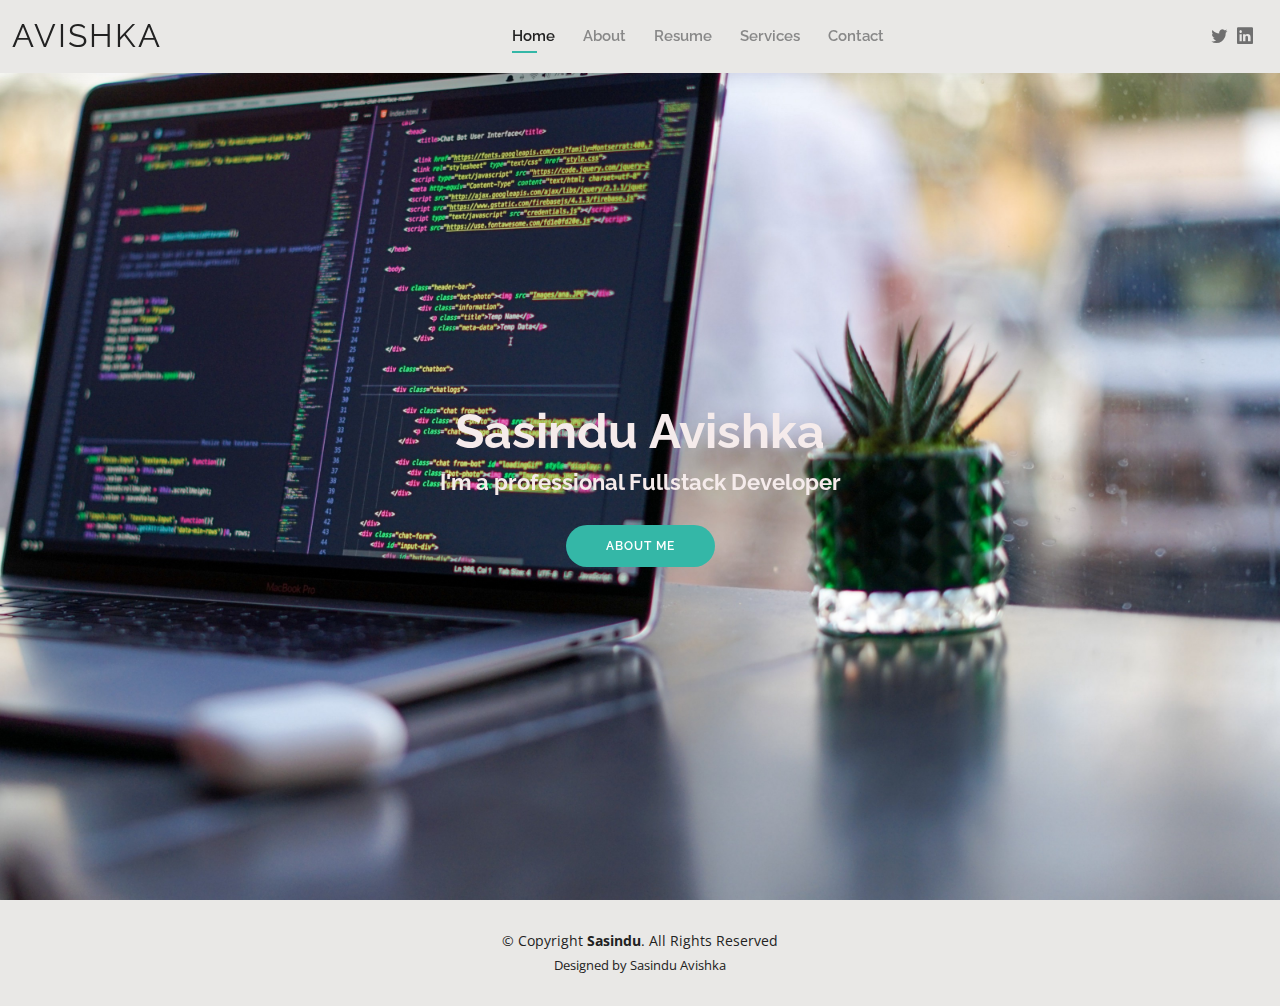
<file: index.html>
<!DOCTYPE html>
<html lang="en">

<head>
  <meta charset="utf-8">
  <meta content="width=device-width, initial-scale=1.0" name="viewport">

  <title>Sasindu Portfolio - Index</title>
  <meta content="" name="description">
  <meta content="" name="keywords">

  <!-- Favicons -->
  <link href="assets/img/terminalIcon.png" rel="icon">
  <link href="assets/img/terminalIcon.png" rel="apple-touch-icon">

  <!-- Google Fonts -->
  <link href="https://fonts.googleapis.com/css?family=Open+Sans:300,300i,400,400i,600,600i,700,700i|Raleway:300,300i,400,400i,500,500i,600,600i,700,700i|Poppins:300,300i,400,400i,500,500i,600,600i,700,700i" rel="stylesheet">

  <!-- Vendor CSS Files -->
  <link href="assets/vendor/aos/aos.css" rel="stylesheet">
  <link href="assets/vendor/bootstrap/css/bootstrap.min.css" rel="stylesheet">
  <link href="assets/vendor/bootstrap-icons/bootstrap-icons.css" rel="stylesheet">
  <link href="assets/vendor/boxicons/css/boxicons.min.css" rel="stylesheet">
  <link href="assets/vendor/glightbox/css/glightbox.min.css" rel="stylesheet">
  <link href="assets/vendor/swiper/swiper-bundle.min.css" rel="stylesheet">

  <!-- Template Main CSS File -->
  <link href="assets/css/style.css" rel="stylesheet">
<!-- Google tag (gtag.js) -->
<script async src="https://www.googletagmanager.com/gtag/js?id=G-0QYMX2B81J">
</script>
<script>
  window.dataLayer = window.dataLayer || [];
  function gtag(){dataLayer.push(arguments);}
  gtag('js', new Date());

  gtag('config', 'G-0QYMX2B81J');
</script>
  
</head>

<body>

  <!-- ======= Header ======= -->
  <header id="header" class="fixed-top">
    <div class="container-fluid d-flex justify-content-between align-items-center">

      <h1 class="logo me-auto me-lg-0"><a href="index.html">Avishka</a></h1>
      <!-- Uncomment below if you prefer to use an image logo -->
      <!-- <a href="index.html" class="logo"><img src="assets/img/logo.png" alt="" class="img-fluid"></a>-->

      <nav id="navbar" class="navbar order-last order-lg-0">
        <ul>
          <li><a class="active" href="index.html">Home</a></li>
          <li><a href="about.html">About</a></li>
          <li><a href="resume.html">Resume</a></li>
          <li><a href="services.html">Services</a></li>
          <!-- <li><a href="portfolio.html">Portfolio</a></li> -->
          <li><a href="contact.html">Contact</a></li>
        </ul>
        <i class="bi bi-list mobile-nav-toggle"></i>
      </nav><!-- .navbar -->

      <div class="header-social-links">
        <a href="https://twitter.com/Morayaty221B" class="twitter"><i class="bi bi-twitter"></i></a>
        <!-- <a href="#" class="facebook"><i class="bi bi-facebook"></i></a> -->
        <!-- <a href="#" class="instagram"><i class="bi bi-instagram"></i></a> -->
        <a href="https://www.linkedin.com/in/sasindu-avishka-208656136/" class="linkedin"><i class="bi bi-linkedin"></i></i></a>
      </div>

    </div>

  </header><!-- End Header -->

  <!-- ======= Hero Section ======= -->
  <section id="hero" class="d-flex align-items-center">
    <div class="container d-flex flex-column align-items-center" data-aos="zoom-in" data-aos-delay="100">
      <h1>Sasindu Avishka</h1>
      <h2>I'm a professional Fullstack Developer</h2>
      <a href="about.html" class="btn-about">About Me</a>
    </div>
  </section><!-- End Hero -->

  <!-- ======= Footer ======= -->
  <footer id="footer">
    <div class="container">
      <div class="copyright">
        &copy; Copyright <strong><span>Sasindu</span></strong>. All Rights Reserved
      </div>
      <div class="credits">
        
        Designed by Sasindu Avishka
      </div>
    </div>
  </footer><!-- End  Footer -->

  <div id="preloader"></div>
  <a href="#" class="back-to-top d-flex align-items-center justify-content-center"><i class="bi bi-arrow-up-short"></i></a>

  <!-- Vendor JS Files -->
  <script src="assets/vendor/aos/aos.js"></script>
  <script src="assets/vendor/bootstrap/js/bootstrap.bundle.min.js"></script>
  <script src="assets/vendor/glightbox/js/glightbox.min.js"></script>
  <script src="assets/vendor/isotope-layout/isotope.pkgd.min.js"></script>
  <script src="assets/vendor/php-email-form/validate.js"></script>
  <script src="assets/vendor/purecounter/purecounter.js"></script>
  <script src="assets/vendor/swiper/swiper-bundle.min.js"></script>
  <script src="assets/vendor/waypoints/noframework.waypoints.js"></script>

  <!-- Template Main JS File -->
  <script src="assets/js/main.js"></script>

</body>

</html>
</file>
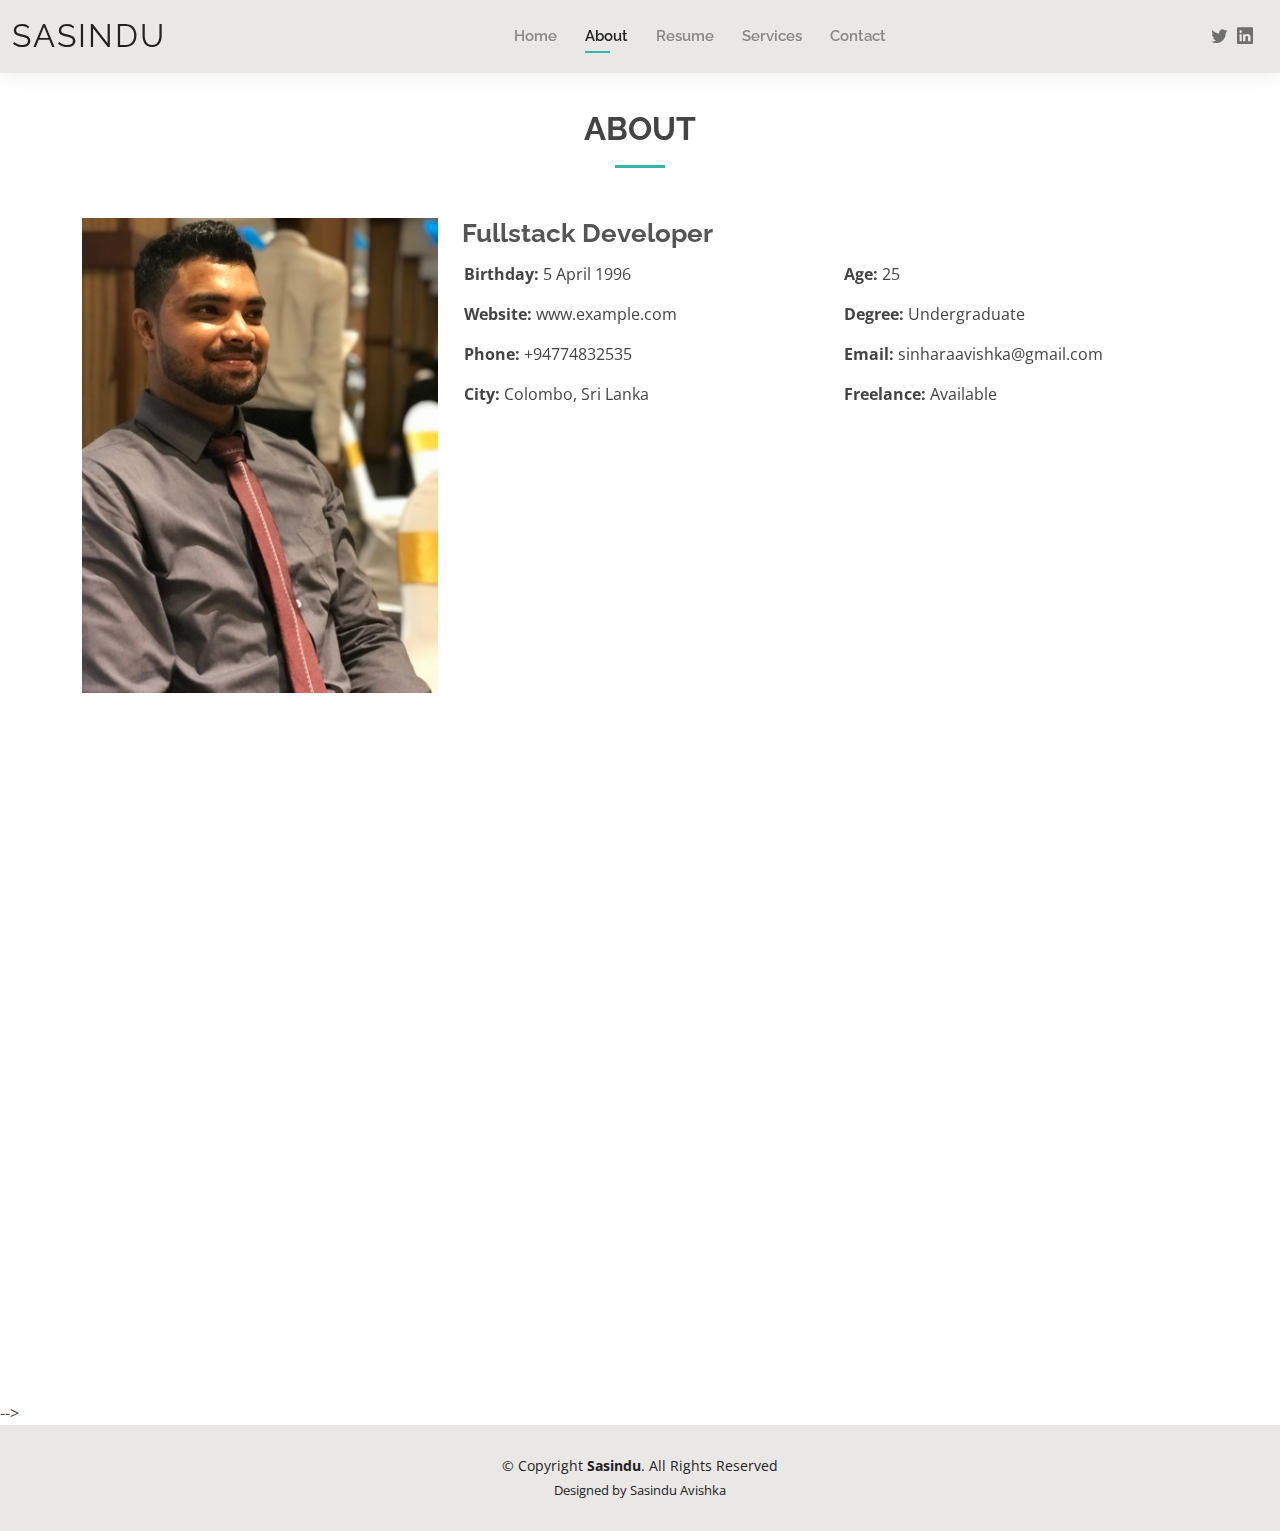
<file: about.html>
<!DOCTYPE html>
<html lang="en">

<head>
  <meta charset="utf-8">
  <meta content="width=device-width, initial-scale=1.0" name="viewport">

  <title>About - Sasindu Avishka Portfolio</title>
  <meta content="" name="description">
  <meta content="" name="keywords">

  <!-- Favicons -->
  <link href="assets/img/terminalIcon.png" rel="icon">
  <link href="assets/img/terminalIcon.png" rel="apple-touch-icon">

  <!-- Google Fonts -->
  <link href="https://fonts.googleapis.com/css?family=Open+Sans:300,300i,400,400i,600,600i,700,700i|Raleway:300,300i,400,400i,500,500i,600,600i,700,700i|Poppins:300,300i,400,400i,500,500i,600,600i,700,700i" rel="stylesheet">

  <!-- Vendor CSS Files -->
  <link href="assets/vendor/aos/aos.css" rel="stylesheet">
  <link href="assets/vendor/bootstrap/css/bootstrap.min.css" rel="stylesheet">
  <link href="assets/vendor/bootstrap-icons/bootstrap-icons.css" rel="stylesheet">
  <link href="assets/vendor/boxicons/css/boxicons.min.css" rel="stylesheet">
  <link href="assets/vendor/glightbox/css/glightbox.min.css" rel="stylesheet">
  <link href="assets/vendor/swiper/swiper-bundle.min.css" rel="stylesheet">

  <!-- Template Main CSS File -->
  <link href="assets/css/style.css" rel="stylesheet">

  <!-- Google tag (gtag.js) -->
<script async src="https://www.googletagmanager.com/gtag/js?id=G-0QYMX2B81J">
</script>
<script>
  window.dataLayer = window.dataLayer || [];
  function gtag(){dataLayer.push(arguments);}
  gtag('js', new Date());

  gtag('config', 'G-0QYMX2B81J');
</script>
</head>

<body>

  <!-- ======= Header ======= -->
  <header id="header" class="fixed-top">
    <div class="container-fluid d-flex justify-content-between align-items-center">

      <h1 class="logo me-auto me-lg-0"><a href="index.html">Sasindu</a></h1>
      <!-- Uncomment below if you prefer to use an image logo -->
      <!-- <a href="index.html" class="logo"><img src="assets/img/logo.png" alt="" class="img-fluid"></a>-->

      <nav id="navbar" class="navbar order-last order-lg-0">
        <ul>
          <li><a href="index.html">Home</a></li>
          <li><a class="active" href="about.html">About</a></li>
          <li><a href="resume.html">Resume</a></li>
          <li><a href="services.html">Services</a></li>
          <!-- <li><a href="portfolio.html">Portfolio</a></li> -->
          <li><a href="contact.html">Contact</a></li>
        </ul>
        <i class="bi bi-list mobile-nav-toggle"></i>
      </nav><!-- .navbar -->

      <div class="header-social-links">
        <a href="https://twitter.com/Morayaty221B" class="twitter"><i class="bi bi-twitter"></i></a>
        <!-- <a href="#" class="facebook"><i class="bi bi-facebook"></i></a> -->
        <!-- <a href="#" class="instagram"><i class="bi bi-instagram"></i></a> -->
        <a href="https://www.linkedin.com/in/sasindu-avishka-208656136/" class="linkedin"><i class="bi bi-linkedin"></i></i></a>
      </div>

    </div>

  </header><!-- End Header -->

  <main id="main">

    <!-- ======= About Section ======= -->
    <section id="about" class="about">
      <div class="container" data-aos="fade-up">

        <div class="section-title">
          <h2>About</h2>
          <!-- <p>Magnam dolores commodi suscipit. Necessitatibus eius consequatur ex aliquid fuga eum quidem. Sit sint consectetur velit. Quisquam quos quisquam cupiditate. Et nemo qui impedit suscipit alias ea. Quia fugiat sit in iste officiis commodi quidem hic quas.</p> -->
        </div>

        <div class="row">
          <div class="col-lg-4">
            <img src="assets/img/Sasindu1.jpg" class="img-fluid" alt="">
          </div>
          <div class="col-lg-8 pt-4 pt-lg-0 content">
            <h3>Fullstack Developer</h3>
            <!-- <p class="fst-italic">
              Lorem ipsum dolor sit amet, consectetur adipiscing elit, sed do eiusmod tempor incididunt ut labore et dolore
              magna aliqua.
            </p> -->
            <div class="row">
              <div class="col-lg-6">
                <ul>
                  <li><i class="bi bi-rounded-right"></i> <strong>Birthday:</strong> 5 April 1996</li>
                  <li><i class="bi bi-rounded-right"></i> <strong>Website:</strong> www.example.com</li>
                  <li><i class="bi bi-rounded-right"></i> <strong>Phone:</strong> +94774832535</li>
                  <li><i class="bi bi-rounded-right"></i> <strong>City:</strong> Colombo, Sri Lanka</li>
                </ul>
              </div>
              <div class="col-lg-6">
                <ul>
                  <li><i class="bi bi-rounded-right"></i> <strong>Age:</strong> 25</li>
                  <li><i class="bi bi-rounded-right"></i> <strong>Degree:</strong> Undergraduate</li>
                  <li><i class="bi bi-rounded-right"></i> <strong>Email:</strong> sinharaavishka@gmail.com</li>
                  <li><i class="bi bi-rounded-right"></i> <strong>Freelance:</strong> Available</li>
                </ul>
              </div>
            </div>
            <!-- <p>
              Officiis eligendi itaque labore et dolorum mollitia officiis optio vero. Quisquam sunt adipisci omnis et ut. Nulla accusantium dolor incidunt officia tempore. Et eius omnis.
              Cupiditate ut dicta maxime officiis quidem quia. Sed et consectetur qui quia repellendus itaque neque. Aliquid amet quidem ut quaerat cupiditate. Ab et eum qui repellendus omnis culpa magni laudantium dolores.
            </p> -->
          </div>
        </div>

      </div>
    </section><!-- End About Section -->

    <!-- ======= Skills Section ======= -->
    <section id="skills" class="skills">
      <div class="container" data-aos="fade-up">

        <div class="section-title">
          <h2>Skills</h2>
          <!-- <p>Magnam dolores commodi suscipit. Necessitatibus eius consequatur ex aliquid fuga eum quidem. Sit sint consectetur velit. Quisquam quos quisquam cupiditate. Et nemo qui impedit suscipit alias ea. Quia fugiat sit in iste officiis commodi quidem hic quas.</p> -->
        </div>

        <div class="row skills-content">

          <div class="col-lg-6">

            <div class="progress">
              <span class="skill">HTML <i class="val">100%</i></span>
              <div class="progress-bar-wrap">
                <div class="progress-bar" role="progressbar" aria-valuenow="100" aria-valuemin="0" aria-valuemax="100"></div>
              </div>
            </div>

            <div class="progress">
              <span class="skill">CSS <i class="val">90%</i></span>
              <div class="progress-bar-wrap">
                <div class="progress-bar" role="progressbar" aria-valuenow="90" aria-valuemin="0" aria-valuemax="100"></div>
              </div>
            </div>

            <div class="progress">
              <span class="skill">JavaScript <i class="val">65%</i></span>
              <div class="progress-bar-wrap">
                <div class="progress-bar" role="progressbar" aria-valuenow="65" aria-valuemin="0" aria-valuemax="100"></div>
              </div>
            </div>
            <div class="progress">
              <span class="skill">Bootstrap <i class="val">75%</i></span>
              <div class="progress-bar-wrap">
                <div class="progress-bar" role="progressbar" aria-valuenow="75" aria-valuemin="0" aria-valuemax="100"></div>
              </div>
            </div>
            <div class="progress">
              <span class="skill">Angular <i class="val">60%</i></span>
              <div class="progress-bar-wrap">
                <div class="progress-bar" role="progressbar" aria-valuenow="60" aria-valuemin="0" aria-valuemax="100"></div>
              </div>
            </div>
            <div class="progress">
              <span class="skill">React-JS <i class="val">50%</i></span>
              <div class="progress-bar-wrap">
                <div class="progress-bar" role="progressbar" aria-valuenow="50" aria-valuemin="0" aria-valuemax="100"></div>
              </div>
            </div>
            <div class="progress">
              <span class="skill">React-Native <i class="val">50%</i></span>
              <div class="progress-bar-wrap">
                <div class="progress-bar" role="progressbar" aria-valuenow="50" aria-valuemin="0" aria-valuemax="100"></div>
              </div>
            </div>
            

          </div>

          <div class="col-lg-6">

            <div class="progress">
              <span class="skill">JAVA <i class="val">80%</i></span>
              <div class="progress-bar-wrap">
                <div class="progress-bar" role="progressbar" aria-valuenow="80" aria-valuemin="0" aria-valuemax="100"></div>
              </div>
            </div>

            <div class="progress">
              <span class="skill">Spring Boot <i class="val">70%</i></span>
              <div class="progress-bar-wrap">
                <div class="progress-bar" role="progressbar" aria-valuenow="70" aria-valuemin="0" aria-valuemax="100"></div>
              </div>
            </div>

            <div class="progress">
              <span class="skill">Node JS <i class="val">10%</i></span>
              <div class="progress-bar-wrap">
                <div class="progress-bar" role="progressbar" aria-valuenow="10" aria-valuemin="0" aria-valuemax="100"></div>
              </div>
            </div>

            <div class="progress">
              <span class="skill">WordPress/CMS <i class="val">10%</i></span>
              <div class="progress-bar-wrap">
                <div class="progress-bar" role="progressbar" aria-valuenow="10" aria-valuemin="0" aria-valuemax="100"></div>
              </div>
            </div>

          </div>

        </div>

      </div>
    </section><!-- End Skills Section -->

    <!-- ======= Facts Section ======= -->
    <!-- <section id="facts" class="facts">
      <div class="container" data-aos="fade-up">

        <div class="section-title">
          <h2>Facts</h2>
          <p>Magnam dolores commodi suscipit. Necessitatibus eius consequatur ex aliquid fuga eum quidem. Sit sint consectetur velit. Quisquam quos quisquam cupiditate. Et nemo qui impedit suscipit alias ea. Quia fugiat sit in iste officiis commodi quidem hic quas.</p>
        </div>

        <div class="row counters">

          <div class="col-lg-3 col-6 text-center">
            <span data-purecounter-start="0" data-purecounter-end="232" data-purecounter-duration="1" class="purecounter"></span>
            <p>Clients</p>
          </div>

          <div class="col-lg-3 col-6 text-center">
            <span data-purecounter-start="0" data-purecounter-end="521" data-purecounter-duration="1" class="purecounter"></span>
            <p>Projects</p>
          </div>

          <div class="col-lg-3 col-6 text-center">
            <span data-purecounter-start="0" data-purecounter-end="1463" data-purecounter-duration="1" class="purecounter"></span>
            <p>Hours Of Support</p>
          </div>

          <div class="col-lg-3 col-6 text-center">
            <span data-purecounter-start="0" data-purecounter-end="15" data-purecounter-duration="1" class="purecounter"></span>
            <p>Hard Workers</p>
          </div>

        </div>

      </div>
    </section> -->
    <!-- End Facts Section -->

    <!-- ======= Testimonials Section ======= -->
    <!-- <section id="testimonials" class="testimonials">
      <div class="container" data-aos="fade-up">

        <div class="section-title">
          <h2>Testimonials</h2>
          <p>Magnam dolores commodi suscipit. Necessitatibus eius consequatur ex aliquid fuga eum quidem. Sit sint consectetur velit. Quisquam quos quisquam cupiditate. Et nemo qui impedit suscipit alias ea. Quia fugiat sit in iste officiis commodi quidem hic quas.</p>
        </div>

        <div class="testimonials-slider swiper-container" data-aos="fade-up" data-aos-delay="100">
          <div class="swiper-wrapper">

            <div class="swiper-slide">
              <div class="testimonial-item">
                <img src="assets/img/testimonials/testimonials-1.jpg" class="testimonial-img" alt="">
                <h3>Saul Goodman</h3>
                <h4>Ceo &amp; Founder</h4>
                <p>
                  <i class="bx bxs-quote-alt-left quote-icon-left"></i>
                  Proin iaculis purus consequat sem cure digni ssim donec porttitora entum suscipit rhoncus. Accusantium quam, ultricies eget id, aliquam eget nibh et. Maecen aliquam, risus at semper.
                  <i class="bx bxs-quote-alt-right quote-icon-right"></i>
                </p>
              </div>
            </div>
            End testimonial item

             <div class="swiper-slide">
              <div class="testimonial-item">
                <img src="assets/img/testimonials/testimonials-2.jpg" class="testimonial-img" alt="">
                <h3>Sara Wilsson</h3>
                <h4>Designer</h4>
                <p>
                  <i class="bx bxs-quote-alt-left quote-icon-left"></i>
                  Export tempor illum tamen malis malis eram quae irure esse labore quem cillum quid cillum eram malis quorum velit fore eram velit sunt aliqua noster fugiat irure amet legam anim culpa.
                  <i class="bx bxs-quote-alt-right quote-icon-right"></i>
                </p>
              </div>
            </div> -->
            <!-- End testimonial item -->

            <!-- <div class="swiper-slide">
              <div class="testimonial-item">
                <img src="assets/img/testimonials/testimonials-3.jpg" class="testimonial-img" alt="">
                <h3>Jena Karlis</h3>
                <h4>Store Owner</h4>
                <p>
                  <i class="bx bxs-quote-alt-left quote-icon-left"></i>
                  Enim nisi quem export duis labore cillum quae magna enim sint quorum nulla quem veniam duis minim tempor labore quem eram duis noster aute amet eram fore quis sint minim.
                  <i class="bx bxs-quote-alt-right quote-icon-right"></i>
                </p>
              </div>
            </div>End testimonial item -->

            <!-- <div class="swiper-slide">
              <div class="testimonial-item">
                <img src="assets/img/testimonials/testimonials-4.jpg" class="testimonial-img" alt="">
                <h3>Matt Brandon</h3>
                <h4>Freelancer</h4>
                <p>
                  <i class="bx bxs-quote-alt-left quote-icon-left"></i>
                  Fugiat enim eram quae cillum dolore dolor amet nulla culpa multos export minim fugiat minim velit minim dolor enim duis veniam ipsum anim magna sunt elit fore quem dolore labore illum veniam.
                  <i class="bx bxs-quote-alt-right quote-icon-right"></i>
                </p>
              </div>
            </div> -->
            <!-- End testimonial item -->

            <!-- <div class="swiper-slide">
              <div class="testimonial-item">
                <img src="assets/img/testimonials/testimonials-5.jpg" class="testimonial-img" alt="">
                <h3>John Larson</h3>
                <h4>Entrepreneur</h4>
                <p>
                  <i class="bx bxs-quote-alt-left quote-icon-left"></i>
                  Quis quorum aliqua sint quem legam fore sunt eram irure aliqua veniam tempor noster veniam enim culpa labore duis sunt culpa nulla illum cillum fugiat legam esse veniam culpa fore nisi cillum quid.
                  <i class="bx bxs-quote-alt-right quote-icon-right"></i>
                </p>
              </div>
            </div> -->
            <!-- End testimonial item -->

          <!-- </div>
          <div class="swiper-pagination"></div>
        </div>

      </div>
    </section> -->
    <!-- End Testimonials Section --> -->

  </main>
  <!-- End #main -->

  <!-- ======= Footer ======= -->
  <footer id="footer">
    <div class="container">
      <div class="copyright">
        &copy; Copyright <strong><span>Sasindu</span></strong>. All Rights Reserved
      </div>
      <div class="credits">
        <!-- All the links in the footer should remain intact. -->
        <!-- You can delete the links only if you purchased the pro version. -->
        <!-- Licensing information: https://bootstrapmade.com/license/ -->
        <!-- Purchase the pro version with working PHP/AJAX contact form: https://bootstrapmade.com/kelly-free-bootstrap-cv-resume-html-template/ -->
        Designed by Sasindu Avishka</a>
      </div>
    </div>
  </footer><!-- End  Footer -->

  <div id="preloader"></div>
  <a href="#" class="back-to-top d-flex align-items-center justify-content-center"><i class="bi bi-arrow-up-short"></i></a>

  <!-- Vendor JS Files -->
  <script src="assets/vendor/aos/aos.js"></script>
  <script src="assets/vendor/bootstrap/js/bootstrap.bundle.min.js"></script>
  <script src="assets/vendor/glightbox/js/glightbox.min.js"></script>
  <script src="assets/vendor/isotope-layout/isotope.pkgd.min.js"></script>
  <script src="assets/vendor/php-email-form/validate.js"></script>
  <script src="assets/vendor/purecounter/purecounter.js"></script>
  <script src="assets/vendor/swiper/swiper-bundle.min.js"></script>
  <script src="assets/vendor/waypoints/noframework.waypoints.js"></script>

  <!-- Template Main JS File -->
  <script src="assets/js/main.js"></script>

</body>

</html>
</file>
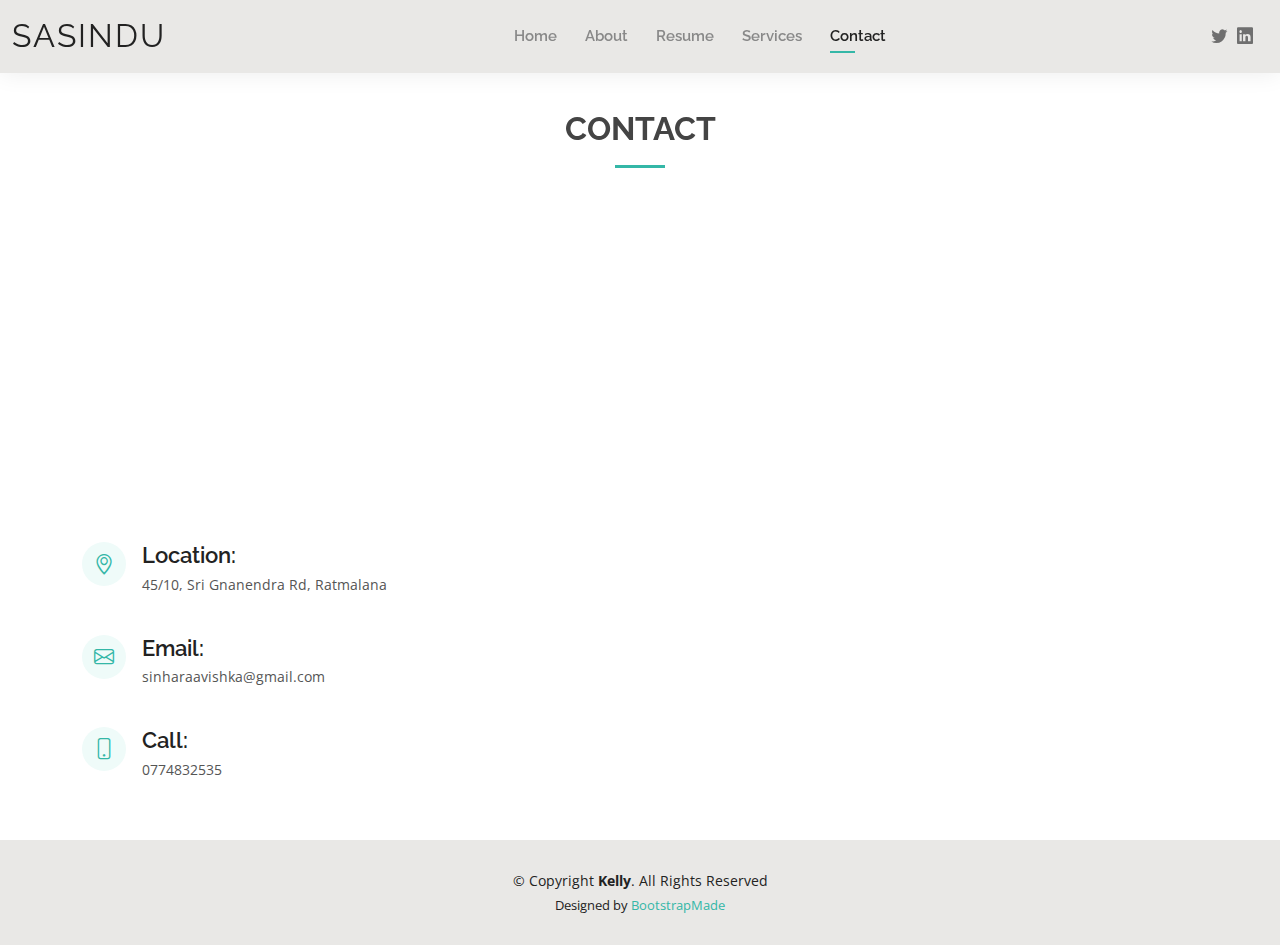
<file: contact.html>
<!DOCTYPE html>
<html lang="en">

<head>
  <meta charset="utf-8">
  <meta content="width=device-width, initial-scale=1.0" name="viewport">

  <title>Contact - Sasindu Portofolio</title>
  <meta content="" name="description">
  <meta content="" name="keywords">

  <!-- Favicons -->
  <link href="assets/img/terminalIcon.png" rel="icon">
  <link href="assets/img/terminalIcon.png" rel="apple-touch-icon">

  <!-- Google Fonts -->
  <link href="https://fonts.googleapis.com/css?family=Open+Sans:300,300i,400,400i,600,600i,700,700i|Raleway:300,300i,400,400i,500,500i,600,600i,700,700i|Poppins:300,300i,400,400i,500,500i,600,600i,700,700i" rel="stylesheet">

  <!-- Vendor CSS Files -->
  <link href="assets/vendor/aos/aos.css" rel="stylesheet">
  <link href="assets/vendor/bootstrap/css/bootstrap.min.css" rel="stylesheet">
  <link href="assets/vendor/bootstrap-icons/bootstrap-icons.css" rel="stylesheet">
  <link href="assets/vendor/boxicons/css/boxicons.min.css" rel="stylesheet">
  <link href="assets/vendor/glightbox/css/glightbox.min.css" rel="stylesheet">
  <link href="assets/vendor/swiper/swiper-bundle.min.css" rel="stylesheet">

  <!-- Template Main CSS File -->
  <link href="assets/css/style.css" rel="stylesheet">
<!-- Google tag (gtag.js) -->
<script async src="https://www.googletagmanager.com/gtag/js?id=G-0QYMX2B81J">
</script>
<script>
  window.dataLayer = window.dataLayer || [];
  function gtag(){dataLayer.push(arguments);}
  gtag('js', new Date());

  gtag('config', 'G-0QYMX2B81J');
</script>
  
</head>

<body>

  <!-- ======= Header ======= -->
  <header id="header" class="fixed-top">
    <div class="container-fluid d-flex justify-content-between align-items-center">

      <h1 class="logo me-auto me-lg-0"><a href="index.html">Sasindu</a></h1>
      <!-- Uncomment below if you prefer to use an image logo -->
      <!-- <a href="index.html" class="logo"><img src="assets/img/logo.png" alt="" class="img-fluid"></a>-->

      <nav id="navbar" class="navbar order-last order-lg-0">
        <ul>
          <li><a href="index.html">Home</a></li>
          <li><a href="about.html">About</a></li>
          <li><a href="resume.html">Resume</a></li>
          <li><a href="services.html">Services</a></li>
          <!-- <li><a href="portfolio.html">Portfolio</a></li> -->
          <li><a class="active" href="contact.html">Contact</a></li>
        </ul>
        <i class="bi bi-list mobile-nav-toggle"></i>
      </nav><!-- .navbar -->

      <div class="header-social-links">
        <a href="#" class="twitter"><i class="bi bi-twitter"></i></a>
        <!-- <a href="#" class="facebook"><i class="bi bi-facebook"></i></a> -->
        <!-- <a href="#" class="instagram"><i class="bi bi-instagram"></i></a> -->
        <a href="#" class="linkedin"><i class="bi bi-linkedin"></i></i></a>
      </div>

    </div>

  </header><!-- End Header -->

  <main id="main">

    <!-- ======= Contact Section ======= -->
    <section id="contact" class="contact">
      <div class="container" data-aos="fade-up">

        <div class="section-title">
          <h2>Contact</h2>
          <!-- <p>Magnam dolores commodi suscipit. Necessitatibus eius consequatur ex aliquid fuga eum quidem. Sit sint consectetur velit. Quisquam quos quisquam cupiditate. Et nemo qui impedit suscipit alias ea. Quia fugiat sit in iste officiis commodi quidem hic quas.</p> -->
        </div>

        <div>
          <iframe style="border:0; width: 100%; height: 270px;" src="https://www.google.com/maps/embed?pb=!1m18!1m12!1m3!1d990.4146002076067!2d79.86942583372887!3d6.811339718663491!2m3!1f0!2f0!3f0!3m2!1i1024!2i768!4f13.1!3m3!1m2!1s0x3ae244d380abd387%3A0x2d6f45817cce0b3b!2s45%20Sea%20Beach%20Rd%2C%20Dehiwala-Mount%20Lavinia!5e0!3m2!1sen!2slk!4v1621799528705!5m2!1sen!2slk" frameborder="0" allowfullscreen></iframe>
        </div>
        

        <div class="row mt-5">

          <div class="col-lg-4">
            <div class="info">
              <div class="address">
                <i class="bi bi-geo-alt"></i>
                <h4>Location:</h4>
                <p>45/10, Sri Gnanendra Rd, Ratmalana</p>
              </div>

              <div class="email">
                <i class="bi bi-envelope"></i>
                <h4>Email:</h4>
                <p>sinharaavishka@gmail.com</p>
              </div>

              <div class="phone">
                <i class="bi bi-phone"></i>
                <h4>Call:</h4>
                <p>0774832535</p>
              </div>

            </div>

          </div>

          <!-- <div class="col-lg-8 mt-5 mt-lg-0">

            <form action="forms/contact.php" method="post" role="form" class="php-email-form">
              <div class="row">
                <div class="col-md-6 form-group">
                  <input type="text" name="name" class="form-control" id="name" placeholder="Your Name" required>
                </div>
                <div class="col-md-6 form-group mt-3 mt-md-0">
                  <input type="email" class="form-control" name="email" id="email" placeholder="Your Email" required>
                </div>
              </div>
              <div class="form-group mt-3">
                <input type="text" class="form-control" name="subject" id="subject" placeholder="Subject" required>
              </div>
              <div class="form-group mt-3">
                <textarea class="form-control" name="message" rows="5" placeholder="Message" required></textarea>
              </div>
              <div class="my-3">
                <div class="loading">Loading</div>
                <div class="error-message"></div>
                <div class="sent-message">Your message has been sent. Thank you!</div>
              </div>
              <div class="text-center"><button type="submit">Send Message</button></div>
            </form>

          </div> -->

        </div>

      </div>
    </section><!-- End Contact Section -->

  </main><!-- End #main -->

  <!-- ======= Footer ======= -->
  <footer id="footer">
    <div class="container">
      <div class="copyright">
        &copy; Copyright <strong><span>Kelly</span></strong>. All Rights Reserved
      </div>
      <div class="credits">
        
        Designed by <a href="https://bootstrapmade.com/">BootstrapMade</a>
      </div>
    </div>
  </footer><!-- End  Footer -->

  <div id="preloader"></div>
  <a href="#" class="back-to-top d-flex align-items-center justify-content-center"><i class="bi bi-arrow-up-short"></i></a>

  <!-- Vendor JS Files -->
  <script src="assets/vendor/aos/aos.js"></script>
  <script src="assets/vendor/bootstrap/js/bootstrap.bundle.min.js"></script>
  <script src="assets/vendor/glightbox/js/glightbox.min.js"></script>
  <script src="assets/vendor/isotope-layout/isotope.pkgd.min.js"></script>
  <script src="assets/vendor/php-email-form/validate.js"></script>
  <script src="assets/vendor/purecounter/purecounter.js"></script>
  <script src="assets/vendor/swiper/swiper-bundle.min.js"></script>
  <script src="assets/vendor/waypoints/noframework.waypoints.js"></script>

  <!-- Template Main JS File -->
  <script src="assets/js/main.js"></script>

</body>

</html>
</file>
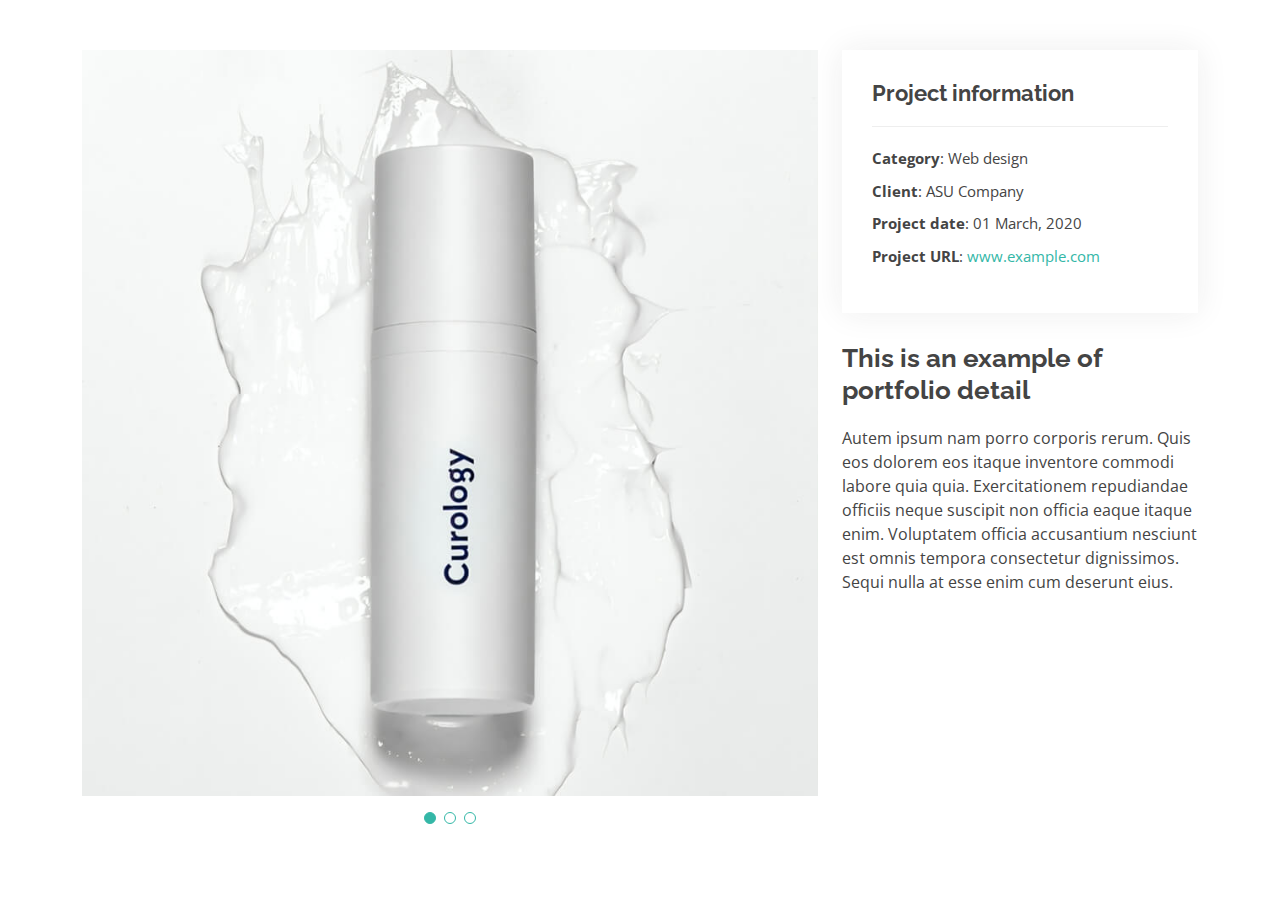
<file: portfolio-details.html>
<!DOCTYPE html>
<html lang="en">

<head>
  <meta charset="utf-8">
  <meta content="width=device-width, initial-scale=1.0" name="viewport">

  <title>Portfolio Details - Kelly Bootstrap Template</title>
  <meta content="" name="description">
  <meta content="" name="keywords">

  <!-- Favicons -->
  <link href="assets/img/favicon.png" rel="icon">
  <link href="assets/img/apple-touch-icon.png" rel="apple-touch-icon">

  <!-- Google Fonts -->
  <link href="https://fonts.googleapis.com/css?family=Open+Sans:300,300i,400,400i,600,600i,700,700i|Raleway:300,300i,400,400i,500,500i,600,600i,700,700i|Poppins:300,300i,400,400i,500,500i,600,600i,700,700i" rel="stylesheet">

  <!-- Vendor CSS Files -->
  <link href="assets/vendor/aos/aos.css" rel="stylesheet">
  <link href="assets/vendor/bootstrap/css/bootstrap.min.css" rel="stylesheet">
  <link href="assets/vendor/bootstrap-icons/bootstrap-icons.css" rel="stylesheet">
  <link href="assets/vendor/boxicons/css/boxicons.min.css" rel="stylesheet">
  <link href="assets/vendor/glightbox/css/glightbox.min.css" rel="stylesheet">
  <link href="assets/vendor/swiper/swiper-bundle.min.css" rel="stylesheet">

  <!-- Template Main CSS File -->
  <link href="assets/css/style.css" rel="stylesheet">

  <!-- =======================================================
  * Template Name: Kelly - v4.2.0
  * Template URL: https://bootstrapmade.com/kelly-free-bootstrap-cv-resume-html-template/
  * Author: BootstrapMade.com
  * License: https://bootstrapmade.com/license/
  ======================================================== -->
  <!-- Google tag (gtag.js) -->
<script async src="https://www.googletagmanager.com/gtag/js?id=G-0QYMX2B81J">
</script>
<script>
  window.dataLayer = window.dataLayer || [];
  function gtag(){dataLayer.push(arguments);}
  gtag('js', new Date());

  gtag('config', 'G-0QYMX2B81J');
</script>
</head>

<body>

  <main id="main">

    <!-- ======= Portfolio Details Section ======= -->
    <section id="portfolio-details" class="portfolio-details">
      <div class="container">

        <div class="row gy-4">

          <div class="col-lg-8">
            <div class="portfolio-details-slider swiper-container">
              <div class="swiper-wrapper align-items-center">

                <div class="swiper-slide">
                  <img src="assets/img/portfolio/portfolio-1.jpg" alt="">
                </div>

                <div class="swiper-slide">
                  <img src="assets/img/portfolio/portfolio-2.jpg" alt="">
                </div>

                <div class="swiper-slide">
                  <img src="assets/img/portfolio/portfolio-3.jpg" alt="">
                </div>

              </div>
              <div class="swiper-pagination"></div>
            </div>
          </div>

          <div class="col-lg-4">
            <div class="portfolio-info">
              <h3>Project information</h3>
              <ul>
                <li><strong>Category</strong>: Web design</li>
                <li><strong>Client</strong>: ASU Company</li>
                <li><strong>Project date</strong>: 01 March, 2020</li>
                <li><strong>Project URL</strong>: <a href="#">www.example.com</a></li>
              </ul>
            </div>
            <div class="portfolio-description">
              <h2>This is an example of portfolio detail</h2>
              <p>
                Autem ipsum nam porro corporis rerum. Quis eos dolorem eos itaque inventore commodi labore quia quia. Exercitationem repudiandae officiis neque suscipit non officia eaque itaque enim. Voluptatem officia accusantium nesciunt est omnis tempora consectetur dignissimos. Sequi nulla at esse enim cum deserunt eius.
              </p>
            </div>
          </div>

        </div>

      </div>
    </section><!-- End Portfolio Details Section -->

  </main><!-- End #main -->

  <div id="preloader"></div>
  <a href="#" class="back-to-top d-flex align-items-center justify-content-center"><i class="bi bi-arrow-up-short"></i></a>

  <!-- Vendor JS Files -->
  <script src="assets/vendor/aos/aos.js"></script>
  <script src="assets/vendor/bootstrap/js/bootstrap.bundle.min.js"></script>
  <script src="assets/vendor/glightbox/js/glightbox.min.js"></script>
  <script src="assets/vendor/isotope-layout/isotope.pkgd.min.js"></script>
  <script src="assets/vendor/php-email-form/validate.js"></script>
  <script src="assets/vendor/purecounter/purecounter.js"></script>
  <script src="assets/vendor/swiper/swiper-bundle.min.js"></script>
  <script src="assets/vendor/waypoints/noframework.waypoints.js"></script>

  <!-- Template Main JS File -->
  <script src="assets/js/main.js"></script>

</body>

</html>
</file>
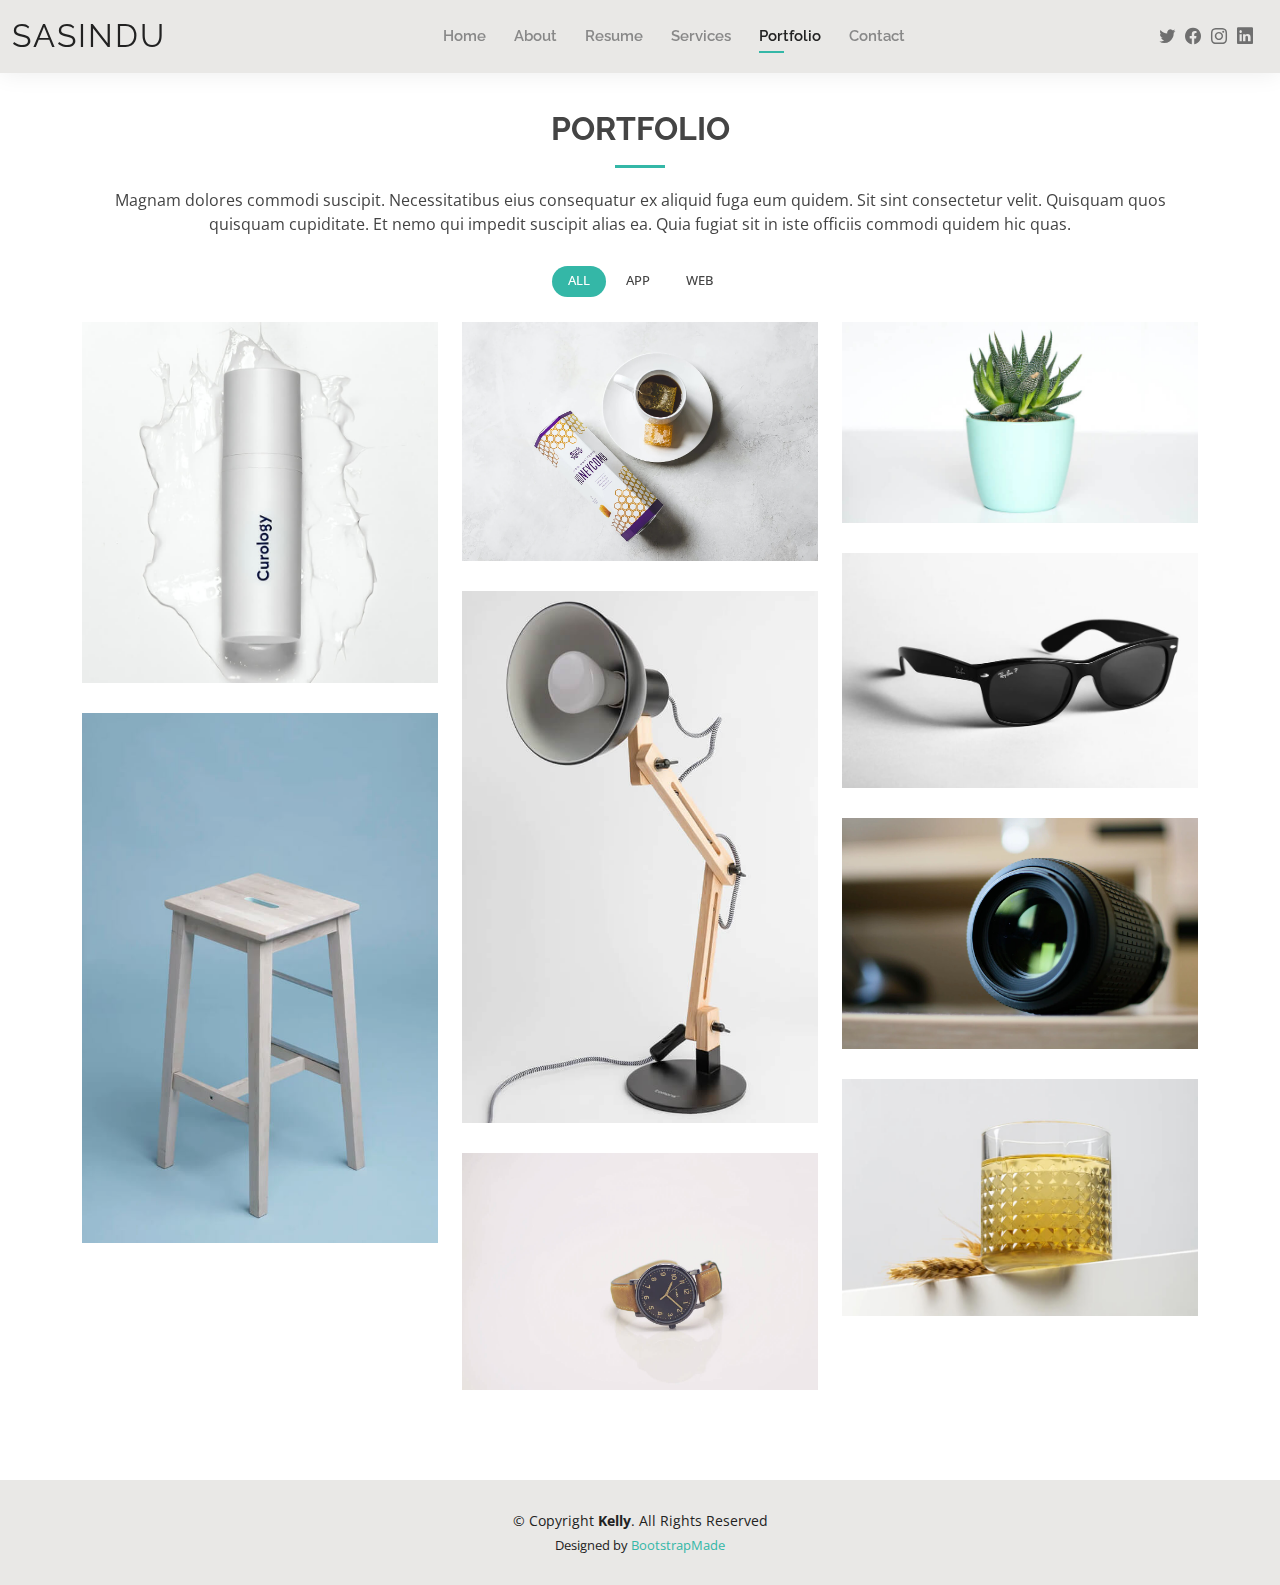
<file: portfolio.html>
<!DOCTYPE html>
<html lang="en">

<head>
  <meta charset="utf-8">
  <meta content="width=device-width, initial-scale=1.0" name="viewport">

  <title>Portfolio - Sasindu Portofolio</title>
  <meta content="" name="description">
  <meta content="" name="keywords">

  <!-- Favicons -->
  <link href="assets/img/terminalIcon.png" rel="icon">
  <link href="assets/img/terminalIcon.png" rel="apple-touch-icon">

  <!-- Google Fonts -->
  <link href="https://fonts.googleapis.com/css?family=Open+Sans:300,300i,400,400i,600,600i,700,700i|Raleway:300,300i,400,400i,500,500i,600,600i,700,700i|Poppins:300,300i,400,400i,500,500i,600,600i,700,700i" rel="stylesheet">

  <!-- Vendor CSS Files -->
  <link href="assets/vendor/aos/aos.css" rel="stylesheet">
  <link href="assets/vendor/bootstrap/css/bootstrap.min.css" rel="stylesheet">
  <link href="assets/vendor/bootstrap-icons/bootstrap-icons.css" rel="stylesheet">
  <link href="assets/vendor/boxicons/css/boxicons.min.css" rel="stylesheet">
  <link href="assets/vendor/glightbox/css/glightbox.min.css" rel="stylesheet">
  <link href="assets/vendor/swiper/swiper-bundle.min.css" rel="stylesheet">

  <!-- Template Main CSS File -->
  <link href="assets/css/style.css" rel="stylesheet">
  <!-- Google tag (gtag.js) -->
<script async src="https://www.googletagmanager.com/gtag/js?id=G-0QYMX2B81J">
</script>
<script>
  window.dataLayer = window.dataLayer || [];
  function gtag(){dataLayer.push(arguments);}
  gtag('js', new Date());

  gtag('config', 'G-0QYMX2B81J');
</script>
  
</head>

<body>

  <!-- ======= Header ======= -->
  <header id="header" class="fixed-top">
    <div class="container-fluid d-flex justify-content-between align-items-center">

      <h1 class="logo me-auto me-lg-0"><a href="index.html">Sasindu</a></h1>
      <!-- Uncomment below if you prefer to use an image logo -->
      <!-- <a href="index.html" class="logo"><img src="assets/img/logo.png" alt="" class="img-fluid"></a>-->

      <nav id="navbar" class="navbar order-last order-lg-0">
        <ul>
          <li><a href="index.html">Home</a></li>
          <li><a href="about.html">About</a></li>
          <li><a href="resume.html">Resume</a></li>
          <li><a href="services.html">Services</a></li>
          <li><a class="active" href="portfolio.html">Portfolio</a></li>
          <li><a href="contact.html">Contact</a></li>
        </ul>
        <i class="bi bi-list mobile-nav-toggle"></i>
      </nav><!-- .navbar -->

      <div class="header-social-links">
        <a href="#" class="twitter"><i class="bi bi-twitter"></i></a>
        <a href="#" class="facebook"><i class="bi bi-facebook"></i></a>
        <a href="#" class="instagram"><i class="bi bi-instagram"></i></a>
        <a href="#" class="linkedin"><i class="bi bi-linkedin"></i></i></a>
      </div>

    </div>

  </header><!-- End Header -->

  <main id="main">

    <!-- ======= Portfolio Section ======= -->
    <section id="portfolio" class="portfolio">
      <div class="container" data-aos="fade-up">

        <div class="section-title">
          <h2>Portfolio</h2>
          <p>Magnam dolores commodi suscipit. Necessitatibus eius consequatur ex aliquid fuga eum quidem. Sit sint consectetur velit. Quisquam quos quisquam cupiditate. Et nemo qui impedit suscipit alias ea. Quia fugiat sit in iste officiis commodi quidem hic quas.</p>
        </div>

        <div class="row" data-aos="fade-up" data-aos-delay="100">
          <div class="col-lg-12 d-flex justify-content-center">
            <ul id="portfolio-flters">
              <li data-filter="*" class="filter-active">All</li>
              <li data-filter=".filter-app">App</li>
              <li data-filter=".filter-web">Web</li>
            </ul>
          </div>
        </div>

        <div class="row portfolio-container" data-aos="fade-up" data-aos-delay="200">

          <div class="col-lg-4 col-md-6 portfolio-item filter-app">
            <div class="portfolio-wrap">
              <img src="assets/img/portfolio/portfolio-1.jpg" class="img-fluid" alt="">
              <div class="portfolio-info">
                <h4>Merchant App</h4>
                <p>A React-Native Mobile app</p>
                <div class="portfolio-links">
                  <a href="assets/img/portfolio/portfolio-1.jpg" data-gallery="portfolioGallery" class="portfolio-lightbox" title="App 1"><i class="bx bx-plus"></i></a>
                  <a href="portfolio-details.html" class="portfolio-details-lightbox" data-glightbox="type: external" title="Portfolio Details"><i class="bx bx-link"></i></a>
                </div>
              </div>
            </div>
          </div>

          <div class="col-lg-4 col-md-6 portfolio-item filter-web">
            <div class="portfolio-wrap">
              <img src="assets/img/portfolio/portfolio-2.jpg" class="img-fluid" alt="">
              <div class="portfolio-info">
                <h4>Web 3</h4>
                <p>Web</p>
                <div class="portfolio-links">
                  <a href="assets/img/portfolio/portfolio-2.jpg" data-gallery="portfolioGallery" class="portfolio-lightbox" title="Web 3"><i class="bx bx-plus"></i></a>
                  <a href="portfolio-details.html" class="portfolio-details-lightbox" data-glightbox="type: external" title="Portfolio Details"><i class="bx bx-link"></i></a>
                </div>
              </div>
            </div>
          </div>

          <div class="col-lg-4 col-md-6 portfolio-item filter-app">
            <div class="portfolio-wrap">
              <img src="assets/img/portfolio/portfolio-3.jpg" class="img-fluid" alt="">
              <div class="portfolio-info">
                <h4>App 2</h4>
                <p>App</p>
                <div class="portfolio-links">
                  <a href="assets/img/portfolio/portfolio-3.jpg" data-gallery="portfolioGallery" class="portfolio-lightbox" title="App 2"><i class="bx bx-plus"></i></a>
                  <a href="portfolio-details.html" class="portfolio-details-lightbox" data-glightbox="type: external" title="Portfolio Details"><i class="bx bx-link"></i></a>
                </div>
              </div>
            </div>
          </div>

          <div class="col-lg-4 col-md-6 portfolio-item filter-card">
            <div class="portfolio-wrap">
              <img src="assets/img/portfolio/portfolio-4.jpg" class="img-fluid" alt="">
              <div class="portfolio-info">
                <h4>Card 2</h4>
                <p>Card</p>
                <div class="portfolio-links">
                  <a href="assets/img/portfolio/portfolio-4.jpg" data-gallery="portfolioGallery" class="portfolio-lightbox" title="Card 2"><i class="bx bx-plus"></i></a>
                  <a href="portfolio-details.html" class="portfolio-details-lightbox" data-glightbox="type: external" title="Portfolio Details"><i class="bx bx-link"></i></a>
                </div>
              </div>
            </div>
          </div>

          <div class="col-lg-4 col-md-6 portfolio-item filter-web">
            <div class="portfolio-wrap">
              <img src="assets/img/portfolio/portfolio-5.jpg" class="img-fluid" alt="">
              <div class="portfolio-info">
                <h4>Web 2</h4>
                <p>Web</p>
                <div class="portfolio-links">
                  <a href="assets/img/portfolio/portfolio-5.jpg" data-gallery="portfolioGallery" class="portfolio-lightbox" title="Web 2"><i class="bx bx-plus"></i></a>
                  <a href="portfolio-details.html" class="portfolio-details-lightbox" data-glightbox="type: external" title="Portfolio Details"><i class="bx bx-link"></i></a>
                </div>
              </div>
            </div>
          </div>

          <div class="col-lg-4 col-md-6 portfolio-item filter-app">
            <div class="portfolio-wrap">
              <img src="assets/img/portfolio/portfolio-6.jpg" class="img-fluid" alt="">
              <div class="portfolio-info">
                <h4>App 3</h4>
                <p>App</p>
                <div class="portfolio-links">
                  <a href="assets/img/portfolio/portfolio-6.jpg" data-gallery="portfolioGallery" class="portfolio-lightbox" title="App 3"><i class="bx bx-plus"></i></a>
                  <a href="portfolio-details.html" class="portfolio-details-lightbox" data-glightbox="type: external" title="Portfolio Details"><i class="bx bx-link"></i></a>
                </div>
              </div>
            </div>
          </div>

          <div class="col-lg-4 col-md-6 portfolio-item filter-card">
            <div class="portfolio-wrap">
              <img src="assets/img/portfolio/portfolio-7.jpg" class="img-fluid" alt="">
              <div class="portfolio-info">
                <h4>Card 1</h4>
                <p>Card</p>
                <div class="portfolio-links">
                  <a href="assets/img/portfolio/portfolio-7.jpg" data-gallery="portfolioGallery" class="portfolio-lightbox" title="Card 1"><i class="bx bx-plus"></i></a>
                  <a href="portfolio-details.html" class="portfolio-details-lightbox" data-glightbox="type: external" title="Portfolio Details"><i class="bx bx-link"></i></a>
                </div>
              </div>
            </div>
          </div>

          <div class="col-lg-4 col-md-6 portfolio-item filter-card">
            <div class="portfolio-wrap">
              <img src="assets/img/portfolio/portfolio-8.jpg" class="img-fluid" alt="">
              <div class="portfolio-info">
                <h4>Card 3</h4>
                <p>Card</p>
                <div class="portfolio-links">
                  <a href="assets/img/portfolio/portfolio-8.jpg" data-gallery="portfolioGallery" class="portfolio-lightbox" title="Card 3"><i class="bx bx-plus"></i></a>
                  <a href="portfolio-details.html" class="portfolio-details-lightbox" data-glightbox="type: external" title="Portfolio Details"><i class="bx bx-link"></i></a>
                </div>
              </div>
            </div>
          </div>

          <div class="col-lg-4 col-md-6 portfolio-item filter-web">
            <div class="portfolio-wrap">
              <img src="assets/img/portfolio/portfolio-9.jpg" class="img-fluid" alt="">
              <div class="portfolio-info">
                <h4>Web 3</h4>
                <p>Web</p>
                <div class="portfolio-links">
                  <a href="assets/img/portfolio/portfolio-9.jpg" data-gallery="portfolioGallery" class="portfolio-lightbox" title="Web 3"><i class="bx bx-plus"></i></a>
                  <a href="portfolio-details.html" class="portfolio-details-lightbox" data-glightbox="type: external" title="Portfolio Details"><i class="bx bx-link"></i></a>
                </div>
              </div>
            </div>
          </div>

        </div>

      </div>
    </section><!-- End Portfolio Section -->

  </main><!-- End #main -->

  <!-- ======= Footer ======= -->
  <footer id="footer">
    <div class="container">
      <div class="copyright">
        &copy; Copyright <strong><span>Kelly</span></strong>. All Rights Reserved
      </div>
      <div class="credits">
        <!-- All the links in the footer should remain intact. -->
        <!-- You can delete the links only if you purchased the pro version. -->
        <!-- Licensing information: https://bootstrapmade.com/license/ -->
        <!-- Purchase the pro version with working PHP/AJAX contact form: https://bootstrapmade.com/kelly-free-bootstrap-cv-resume-html-template/ -->
        Designed by <a href="https://bootstrapmade.com/">BootstrapMade</a>
      </div>
    </div>
  </footer><!-- End  Footer -->

  <div id="preloader"></div>
  <a href="#" class="back-to-top d-flex align-items-center justify-content-center"><i class="bi bi-arrow-up-short"></i></a>

  <!-- Vendor JS Files -->
  <script src="assets/vendor/aos/aos.js"></script>
  <script src="assets/vendor/bootstrap/js/bootstrap.bundle.min.js"></script>
  <script src="assets/vendor/glightbox/js/glightbox.min.js"></script>
  <script src="assets/vendor/isotope-layout/isotope.pkgd.min.js"></script>
  <script src="assets/vendor/php-email-form/validate.js"></script>
  <script src="assets/vendor/purecounter/purecounter.js"></script>
  <script src="assets/vendor/swiper/swiper-bundle.min.js"></script>
  <script src="assets/vendor/waypoints/noframework.waypoints.js"></script>

  <!-- Template Main JS File -->
  <script src="assets/js/main.js"></script>

</body>

</html>
</file>
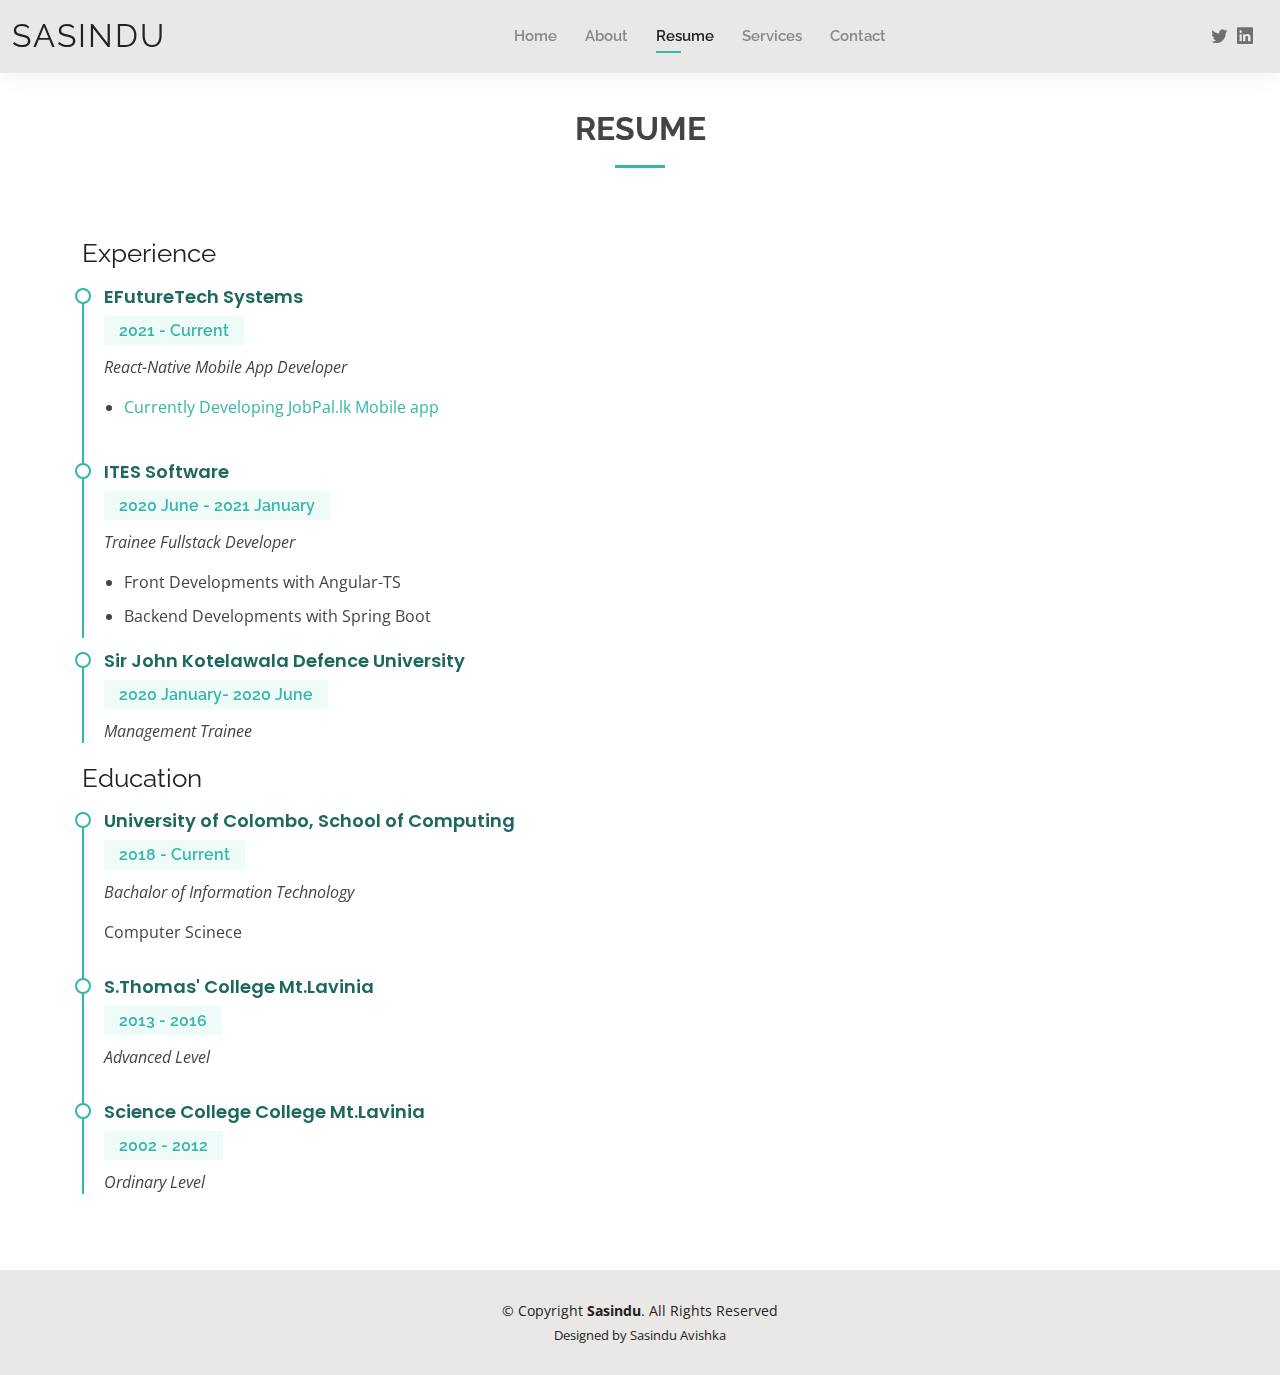
<file: resume.html>
<!DOCTYPE html>
<html lang="en">

<head>
  <meta charset="utf-8">
  <meta content="width=device-width, initial-scale=1.0" name="viewport">

  <title>Resume - Sasindu Avishka Portofolio</title>
  <meta content="" name="description">
  <meta content="" name="keywords">

  <!-- Favicons -->
  <link href="assets/img/terminalIcon.png" rel="icon">
  <link href="assets/img/terminalIcon.png" rel="apple-touch-icon">

  <!-- Google Fonts -->
  <link href="https://fonts.googleapis.com/css?family=Open+Sans:300,300i,400,400i,600,600i,700,700i|Raleway:300,300i,400,400i,500,500i,600,600i,700,700i|Poppins:300,300i,400,400i,500,500i,600,600i,700,700i" rel="stylesheet">

  <!-- Vendor CSS Files -->
  <link href="assets/vendor/aos/aos.css" rel="stylesheet">
  <link href="assets/vendor/bootstrap/css/bootstrap.min.css" rel="stylesheet">
  <link href="assets/vendor/bootstrap-icons/bootstrap-icons.css" rel="stylesheet">
  <link href="assets/vendor/boxicons/css/boxicons.min.css" rel="stylesheet">
  <link href="assets/vendor/glightbox/css/glightbox.min.css" rel="stylesheet">
  <link href="assets/vendor/swiper/swiper-bundle.min.css" rel="stylesheet">

  <!-- Template Main CSS File -->
  <link href="assets/css/style.css" rel="stylesheet">

  <!-- Google tag (gtag.js) -->
<script async src="https://www.googletagmanager.com/gtag/js?id=G-0QYMX2B81J">
</script>
<script>
  window.dataLayer = window.dataLayer || [];
  function gtag(){dataLayer.push(arguments);}
  gtag('js', new Date());

  gtag('config', 'G-0QYMX2B81J');
</script>
</head>

<body>

  <!-- ======= Header ======= -->
  <header id="header" class="fixed-top">
    <div class="container-fluid d-flex justify-content-between align-items-center">

      <h1 class="logo me-auto me-lg-0"><a href="index.html">Sasindu</a></h1>
      <!-- Uncomment below if you prefer to use an image logo -->
      <!-- <a href="index.html" class="logo"><img src="assets/img/logo.png" alt="" class="img-fluid"></a>-->

      <nav id="navbar" class="navbar order-last order-lg-0">
        <ul>
          <li><a href="index.html">Home</a></li>
          <li><a href="about.html">About</a></li>
          <li><a class="active" href="resume.html">Resume</a></li>
          <li><a href="services.html">Services</a></li>
          <!-- <li><a href="portfolio.html">Portfolio</a></li> -->
          <li><a href="contact.html">Contact</a></li>
        </ul>
        <i class="bi bi-list mobile-nav-toggle"></i>
      </nav><!-- .navbar -->

      <div class="header-social-links">
        <a href="https://twitter.com/Morayaty221B" class="twitter"><i class="bi bi-twitter"></i></a>
        <!-- <a href="#" class="facebook"><i class="bi bi-facebook"></i></a> -->
        <!-- <a href="#" class="instagram"><i class="bi bi-instagram"></i></a> -->
        <a href="https://www.linkedin.com/in/sasindu-avishka-208656136/" class="linkedin"><i class="bi bi-linkedin"></i></i></a>
      </div>

    </div>

  </header><!-- End Header -->

  <main id="main">

    <!-- ======= Resume Section ======= -->
    <section id="resume" class="resume">
      <div class="container" data-aos="fade-up">

        <div class="section-title">
          <h2>Resume</h2>
          <!-- <p>Magnam dolores commodi suscipit. Necessitatibus eius consequatur ex aliquid fuga eum quidem. Sit sint consectetur velit. Quisquam quos quisquam cupiditate. Et nemo qui impedit suscipit alias ea. Quia fugiat sit in iste officiis commodi quidem hic quas.</p> -->
        </div>

        <div class="row">
          <div class="col-lg-6">
            <h3 class="resume-title">Experience</h3>
            <div class="resume-item">
              <a href="https://efuturetech.com/"><h4>EFutureTech Systems</h4></a>
              <h5>2021 - Current</h5>
              <p><em>React-Native Mobile App Developer</em></p>
              <p>
              <ul>
                <li><a href="https://jobpal.lk/">Currently Developing JobPal.lk Mobile app</a></li>
                
                
              </ul>
              </p>
            </div>
            <div class="resume-item pb-0">
              <a href="https://itessoftware.com/"><h4>ITES Software</h4></a>
              <h5>2020 June - 2021 January</h5>
              <p><em>Trainee Fullstack Developer</em></p>
              <p>
              <ul>
                <li>Front Developments with Angular-TS</li>
                <li>Backend Developments with Spring Boot</li>
                
              </ul>
              </p>
            </div>

            <div class="resume-item pb-0">
              <a href="https://www.kdu.ac.lk/"><h4>Sir John Kotelawala Defence University</h4></a>
              <h5>2020 January- 2020 June</h5>
              <p><em>Management Trainee</em></p>
            </div>

            <h3 class="resume-title">Education</h3>
            <div class="resume-item">
              <h4>University of Colombo, School of Computing</h4>
              <h5>2018 - Current</h5>
              <p><em>Bachalor of Information Technology</em></p>
              <p>Computer Scinece</p>
            </div>

            <div class="resume-item">
              <a href="https://www.stcmount.edu.lk/"><h4>S.Thomas' College Mt.Lavinia</h4></a>
              <h5>2013 - 2016</h5>
              <p><em>Advanced Level</em></p>
            </div>
            <div class="resume-item">
              <a href="https://www.stcmount.edu.lk/"><h4>Science College College Mt.Lavinia</h4></a>
              <h5>2002 - 2012</h5>
              <p><em>Ordinary Level</em></p>
            </div>
          </div>
          <!-- <div class="col-lg-6">
            <h3 class="resume-title">Professional Experience</h3>
            <div class="resume-item">
              <h4>Senior graphic design specialist</h4>
              <h5>2019 - Present</h5>
              <p><em>Experion, New York, NY </em></p>
              <p>
              <ul>
                <li>Lead in the design, development, and implementation of the graphic, layout, and production communication materials</li>
                <li>Delegate tasks to the 7 members of the design team and provide counsel on all aspects of the project. </li>
                <li>Supervise the assessment of all graphic materials in order to ensure quality and accuracy of the design</li>
                <li>Oversee the efficient use of production project budgets ranging from $2,000 - $25,000</li>
              </ul>
              </p>
            </div>
            <div class="resume-item">
              <h4>Graphic design specialist</h4>
              <h5>2017 - 2018</h5>
              <p><em>Stepping Stone Advertising, New York, NY</em></p>
              <p>
              <ul>
                <li>Developed numerous marketing programs (logos, brochures,infographics, presentations, and advertisements).</li>
                <li>Managed up to 5 projects or tasks at a given time while under pressure</li>
                <li>Recommended and consulted with clients on the most appropriate graphic design</li>
                <li>Created 4+ design presentations and proposals a month for clients and account managers</li>
              </ul>
              </p>
            </div>
          </div> -->
        </div>

      </div>
    </section><!-- End Resume Section -->

  </main><!-- End #main -->

  <!-- ======= Footer ======= -->
  <footer id="footer">
    <div class="container">
      <div class="copyright">
        &copy; Copyright <strong><span>Sasindu</span></strong>. All Rights Reserved
      </div>
      <div class="credits">
        
        Designed by Sasindu Avishka
      </div>
    </div>
  </footer><!-- End  Footer -->

  <div id="preloader"></div>
  <a href="#" class="back-to-top d-flex align-items-center justify-content-center"><i class="bi bi-arrow-up-short"></i></a>

  <!-- Vendor JS Files -->
  <script src="assets/vendor/aos/aos.js"></script>
  <script src="assets/vendor/bootstrap/js/bootstrap.bundle.min.js"></script>
  <script src="assets/vendor/glightbox/js/glightbox.min.js"></script>
  <script src="assets/vendor/isotope-layout/isotope.pkgd.min.js"></script>
  <script src="assets/vendor/php-email-form/validate.js"></script>
  <script src="assets/vendor/purecounter/purecounter.js"></script>
  <script src="assets/vendor/swiper/swiper-bundle.min.js"></script>
  <script src="assets/vendor/waypoints/noframework.waypoints.js"></script>

  <!-- Template Main JS File -->
  <script src="assets/js/main.js"></script>

</body>

</html>
</file>
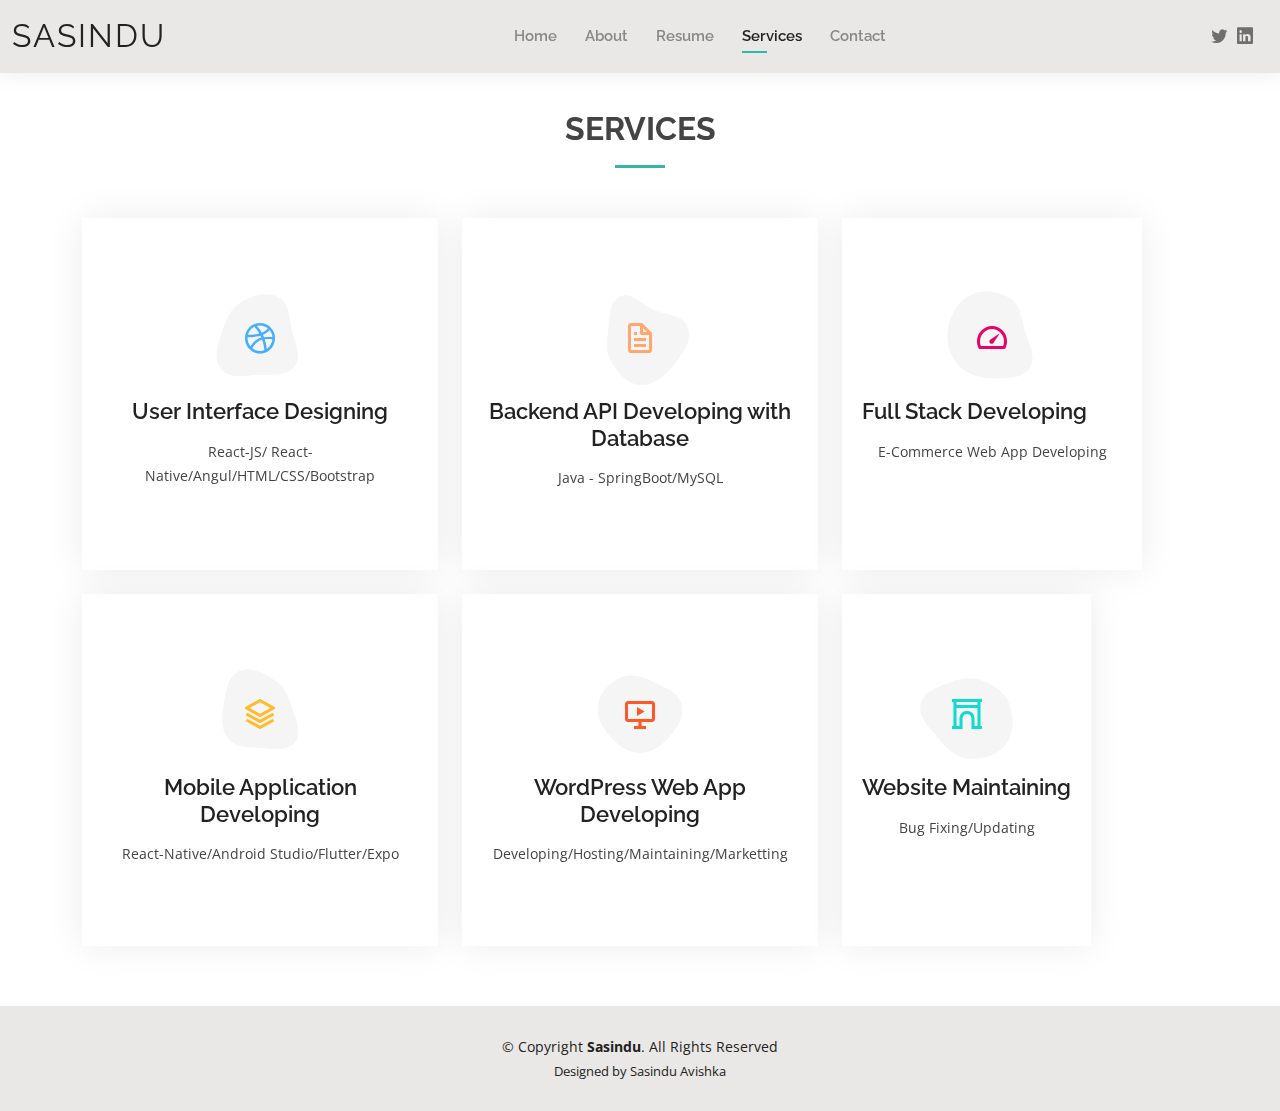
<file: services.html>
<!DOCTYPE html>
<html lang="en">

<head>
  <meta charset="utf-8">
  <meta content="width=device-width, initial-scale=1.0" name="viewport">

  <title>Services - Sasindu Portofolio Template</title>
  <meta content="" name="description">
  <meta content="" name="keywords">

  <!-- Favicons -->
  <link href="assets/img/terminalIcon.png" rel="icon">
  <link href="assets/img/terminalIcon.png" rel="apple-touch-icon">

  <!-- Google Fonts -->
  <link href="https://fonts.googleapis.com/css?family=Open+Sans:300,300i,400,400i,600,600i,700,700i|Raleway:300,300i,400,400i,500,500i,600,600i,700,700i|Poppins:300,300i,400,400i,500,500i,600,600i,700,700i" rel="stylesheet">

  <!-- Vendor CSS Files -->
  <link href="assets/vendor/aos/aos.css" rel="stylesheet">
  <link href="assets/vendor/bootstrap/css/bootstrap.min.css" rel="stylesheet">
  <link href="assets/vendor/bootstrap-icons/bootstrap-icons.css" rel="stylesheet">
  <link href="assets/vendor/boxicons/css/boxicons.min.css" rel="stylesheet">
  <link href="assets/vendor/glightbox/css/glightbox.min.css" rel="stylesheet">
  <link href="assets/vendor/swiper/swiper-bundle.min.css" rel="stylesheet">

  <!-- Template Main CSS File -->
  <link href="assets/css/style.css" rel="stylesheet">
  <!-- Google tag (gtag.js) -->
<script async src="https://www.googletagmanager.com/gtag/js?id=G-0QYMX2B81J">
</script>
<script>
  window.dataLayer = window.dataLayer || [];
  function gtag(){dataLayer.push(arguments);}
  gtag('js', new Date());

  gtag('config', 'G-0QYMX2B81J');
</script>
  
</head>

<body>

  <!-- ======= Header ======= -->
  <header id="header" class="fixed-top">
    <div class="container-fluid d-flex justify-content-between align-items-center">

      <h1 class="logo me-auto me-lg-0"><a href="index.html">Sasindu</a></h1>
      <!-- Uncomment below if you prefer to use an image logo -->
      <!-- <a href="index.html" class="logo"><img src="assets/img/logo.png" alt="" class="img-fluid"></a>-->

      <nav id="navbar" class="navbar order-last order-lg-0">
        <ul>
          <li><a href="index.html">Home</a></li>
          <li><a href="about.html">About</a></li>
          <li><a href="resume.html">Resume</a></li>
          <li><a class="active" href="services.html">Services</a></li>
          <!-- <li><a href="portfolio.html">Portfolio</a></li> -->
          <li><a href="contact.html">Contact</a></li>
        </ul>
        <i class="bi bi-list mobile-nav-toggle"></i>
      </nav><!-- .navbar -->

      <div class="header-social-links">
        <a href="https://twitter.com/Morayaty221B" class="twitter"><i class="bi bi-twitter"></i></a>
        <!-- <a href="#" class="facebook"><i class="bi bi-facebook"></i></a> -->
        <!-- <a href="#" class="instagram"><i class="bi bi-instagram"></i></a> -->
        <a href="https://www.linkedin.com/in/sasindu-avishka-208656136/" class="linkedin"><i class="bi bi-linkedin"></i></i></a>
      </div>

    </div>

  </header><!-- End Header -->

  <main id="main">

    <!-- ======= Services Section ======= -->
    <section id="services" class="services">
      <div class="container" data-aos="fade-up">

        <div class="section-title">
          <h2>Services</h2>
          <!-- <p>Magnam dolores commodi suscipit. Necessitatibus eius consequatur ex aliquid fuga eum quidem. Sit sint consectetur velit. Quisquam quos quisquam cupiditate. Et nemo qui impedit suscipit alias ea. Quia fugiat sit in iste officiis commodi quidem hic quas.</p> -->
        </div>

        <div class="row">
          <div class="col-lg-4 col-md-6 d-flex align-items-stretch" data-aos="zoom-in" data-aos-delay="100">
            <div class="icon-box iconbox-blue">
              <div class="icon">
                <svg width="100" height="100" viewBox="0 0 600 600" xmlns="http://www.w3.org/2000/svg">
                  <path stroke="none" stroke-width="0" fill="#f5f5f5" d="M300,521.0016835830174C376.1290562159157,517.8887921683347,466.0731472004068,529.7835943286574,510.70327084640275,468.03025145048787C554.3714126377745,407.6079735673963,508.03601936045806,328.9844924480964,491.2728898941984,256.3432110539036C474.5976632858925,184.082847569629,479.9380746630129,96.60480741107993,416.23090153303,58.64404602377083C348.86323505073057,18.502131276798302,261.93793281208167,40.57373210992963,193.5410806939664,78.93577620505333C130.42746243093433,114.334589627462,98.30271207620316,179.96522072025542,76.75703585869454,249.04625023123273C51.97151888228291,328.5150500222984,13.704378332031375,421.85034740162234,66.52175969318436,486.19268352777647C119.04800174914682,550.1803526380478,217.28368757567262,524.383925680826,300,521.0016835830174"></path>
                </svg>
                <i class="bx bxl-dribbble"></i>
              </div>
              <h4><a href="">User Interface Designing</a></h4>
              <p>React-JS/    React-Native/Angul/HTML/CSS/Bootstrap</p>
            </div>
          </div>

          <div class="col-lg-4 col-md-6 d-flex align-items-stretch mt-4 mt-md-0" data-aos="zoom-in" data-aos-delay="200">
            <div class="icon-box iconbox-orange ">
              <div class="icon">
                <svg width="100" height="100" viewBox="0 0 600 600" xmlns="http://www.w3.org/2000/svg">
                  <path stroke="none" stroke-width="0" fill="#f5f5f5" d="M300,582.0697525312426C382.5290701553225,586.8405444964366,449.9789794690241,525.3245884688669,502.5850820975895,461.55621195738473C556.606425686781,396.0723002908107,615.8543463187945,314.28637112970534,586.6730223649479,234.56875336149918C558.9533121215079,158.8439757836574,454.9685369536778,164.00468322053177,381.49747125262974,130.76875717737553C312.15926192815925,99.40240125094834,248.97055460311594,18.661163978235184,179.8680185752513,50.54337015887873C110.5421016452524,82.52863877960104,119.82277516462835,180.83849132639028,109.12597500060166,256.43424936330496C100.08760227029461,320.3096726198365,92.17705696193138,384.0621239912766,124.79988738764834,439.7174275375508C164.83382741302287,508.01625554203684,220.96474134820875,577.5009287672846,300,582.0697525312426"></path>
                </svg>
                <i class="bx bx-file"></i>
              </div>
              <h4><a href="">Backend API Developing with Database</a></h4>
              <p>Java - SpringBoot/MySQL</p>
            </div>
          </div>

          <div class="col-lg-4 col-md-6 d-flex align-items-stretch mt-4 mt-lg-0" data-aos="zoom-in" data-aos-delay="300">
            <div class="icon-box iconbox-pink">
              <div class="icon">
                <svg width="100" height="100" viewBox="0 0 600 600" xmlns="http://www.w3.org/2000/svg">
                  <path stroke="none" stroke-width="0" fill="#f5f5f5" d="M300,541.5067337569781C382.14930387511276,545.0595476570109,479.8736841581634,548.3450877840088,526.4010558755058,480.5488172755941C571.5218469581645,414.80211281144784,517.5187510058486,332.0715597781072,496.52539010469104,255.14436215662573C477.37192572678356,184.95920475031193,473.57363656557914,105.61284051026155,413.0603344069578,65.22779650032875C343.27470386102294,18.654635553484475,251.2091493199835,5.337323636656869,175.0934190732945,40.62881213300186C97.87086631185822,76.43348514350839,51.98124368387456,156.15599469081315,36.44837278890362,239.84606092416172C21.716077023791087,319.22268207091537,43.775223500013084,401.1760424656574,96.891909868211,461.97329694683043C147.22146801428983,519.5804099606455,223.5754009179313,538.201503339737,300,541.5067337569781"></path>
                </svg>
                <i class="bx bx-tachometer"></i>
              </div>
              <h4><a href="">Full Stack Developing &nbsp;&nbsp;&nbsp;&nbsp;&nbsp;&nbsp;</a></h4>
              <p>E-Commerce Web App Developing</p>
            </div>
          </div>

          <div class="col-lg-4 col-md-6 d-flex align-items-stretch mt-4" data-aos="zoom-in" data-aos-delay="100">
            <div class="icon-box iconbox-yellow">
              <div class="icon">
                <svg width="100" height="100" viewBox="0 0 600 600" xmlns="http://www.w3.org/2000/svg">
                  <path stroke="none" stroke-width="0" fill="#f5f5f5" d="M300,503.46388370962813C374.79870501325706,506.71871716319447,464.8034551963731,527.1746412648533,510.4981551193396,467.86667711651364C555.9287308511215,408.9015244558933,512.6030010748507,327.5744911775523,490.211057578863,256.5855673507754C471.097692560561,195.9906835881958,447.69079081568157,138.11976852964426,395.19560036434837,102.3242989838813C329.3053358748298,57.3949838291264,248.02791733380457,8.279543830951368,175.87071277845988,42.242879143198664C103.41431057327972,76.34704239035025,93.79494320519305,170.9812938413882,81.28167332365135,250.07896920659033C70.17666984294237,320.27484674793965,64.84698225790005,396.69656628748305,111.28512138212992,450.4950937839243C156.20124167950087,502.5303643271138,231.32542653798444,500.4755392045468,300,503.46388370962813"></path>
                </svg>
                <i class="bx bx-layer"></i>
              </div>
              <h4><a href="">Mobile Application Developing</a></h4>
              <p>React-Native/Android Studio/Flutter/Expo</p>
            </div>
          </div>

          <div class="col-lg-4 col-md-6 d-flex align-items-stretch mt-4" data-aos="zoom-in" data-aos-delay="200">
            <div class="icon-box iconbox-red">
              <div class="icon">
                <svg width="100" height="100" viewBox="0 0 600 600" xmlns="http://www.w3.org/2000/svg">
                  <path stroke="none" stroke-width="0" fill="#f5f5f5" d="M300,532.3542879108572C369.38199826031484,532.3153073249985,429.10787420159085,491.63046689027357,474.5244479745417,439.17860296908856C522.8885846962883,383.3225815378663,569.1668002868075,314.3205725914397,550.7432151929288,242.7694973846089C532.6665558377875,172.5657663291529,456.2379748765914,142.6223662098291,390.3689995646985,112.34683881706744C326.66090330228417,83.06452184765237,258.84405631176094,53.51806209861945,193.32584062364296,78.48882559362697C121.61183558270385,105.82097193414197,62.805066853699245,167.19869350419734,48.57481801355237,242.6138429142374C34.843463184063346,315.3850353017275,76.69343916112496,383.4422959591041,125.22947124332185,439.3748458443577C170.7312796277747,491.8107796887764,230.57421082200815,532.3932930995766,300,532.3542879108572"></path>
                </svg>
                <i class="bx bx-slideshow"></i>
              </div>
              <h4><a href="">WordPress Web App Developing</a></h4>
              <p>Developing/Hosting/Maintaining/Marketting</p>
            </div>
          </div>

          <div class="col-lg-4 col-md-6 d-flex align-items-stretch mt-4" data-aos="zoom-in" data-aos-delay="300">
            <div class="icon-box iconbox-teal">
              <div class="icon">
                <svg width="100" height="100" viewBox="0 0 600 600" xmlns="http://www.w3.org/2000/svg">
                  <path stroke="none" stroke-width="0" fill="#f5f5f5" d="M300,566.797414625762C385.7384707136149,576.1784315230908,478.7894351017131,552.8928747891023,531.9192734346935,484.94944893311C584.6109503024035,417.5663521118492,582.489472248146,322.67544863468447,553.9536738515405,242.03673114598146C529.1557734026468,171.96086150256528,465.24506316201064,127.66468636344209,395.9583748389544,100.7403814666027C334.2173773831606,76.7482773500951,269.4350130405921,84.62216499799875,207.1952322260088,107.2889140133804C132.92018162631612,134.33871894543012,41.79353780512637,160.00259165414826,22.644507872594943,236.69541883565114C3.319112789854554,314.0945973066697,72.72355303640163,379.243833228382,124.04198916343866,440.3218312028393C172.9286146004772,498.5055451809895,224.45579914871206,558.5317968840102,300,566.797414625762"></path>
                </svg>
                <i class="bx bx-arch"></i>
              </div>
              <h4><a href="">Website Maintaining</a></h4>
              <p>Bug Fixing/Updating</p>
            </div>
          </div>

        </div>

      </div>
    </section><!-- End Services Section -->

  </main><!-- End #main -->

  <!-- ======= Footer ======= -->
  <footer id="footer">
    <div class="container">
      <div class="copyright">
        &copy; Copyright <strong><span>Sasindu</span></strong>. All Rights Reserved
      </div>
      <div class="credits">
        
        Designed by Sasindu Avishka
      </div>
    </div>
  </footer><!-- End  Footer -->

  <div id="preloader"></div>
  <a href="#" class="back-to-top d-flex align-items-center justify-content-center"><i class="bi bi-arrow-up-short"></i></a>

  <!-- Vendor JS Files -->
  <script src="assets/vendor/aos/aos.js"></script>
  <script src="assets/vendor/bootstrap/js/bootstrap.bundle.min.js"></script>
  <script src="assets/vendor/glightbox/js/glightbox.min.js"></script>
  <script src="assets/vendor/isotope-layout/isotope.pkgd.min.js"></script>
  <script src="assets/vendor/php-email-form/validate.js"></script>
  <script src="assets/vendor/purecounter/purecounter.js"></script>
  <script src="assets/vendor/swiper/swiper-bundle.min.js"></script>
  <script src="assets/vendor/waypoints/noframework.waypoints.js"></script>

  <!-- Template Main JS File -->
  <script src="assets/js/main.js"></script>

</body>

</html>
</file>
<file: assets/css/style.css>
/**
* Template Name: Kelly - v4.2.0
* Template URL: https://bootstrapmade.com/kelly-free-bootstrap-cv-resume-html-template/
* Author: BootstrapMade.com
* License: https://bootstrapmade.com/license/
*/

/*--------------------------------------------------------------
# General
--------------------------------------------------------------*/
body {
  font-family: "Open Sans", sans-serif;
  color: #444444;
}

a {
  color: #34b7a7;
  text-decoration: none;
}

a:hover {
  color: #51cdbe;
  text-decoration: none;
}

h1,
h2,
h3,
h4,
h5,
h6 {
  font-family: "Raleway", sans-serif;
}

#main {
  margin-top: 50px;
}

@media (max-width: 992px) {
  #main {
    margin-top: 30px;
  }
}

/*--------------------------------------------------------------
# Preloader
--------------------------------------------------------------*/
#preloader {
  position: fixed;
  top: 0;
  left: 0;
  right: 0;
  bottom: 0;
  z-index: 9999;
  overflow: hidden;
  background: #fff;
}

#preloader:before {
  content: "";
  position: fixed;
  top: calc(50% - 30px);
  left: calc(50% - 30px);
  border: 6px solid #34b7a7;
  border-top-color: #dcf5f2;
  border-radius: 50%;
  width: 60px;
  height: 60px;
  -webkit-animation: animate-preloader 1s linear infinite;
  animation: animate-preloader 1s linear infinite;
}

@-webkit-keyframes animate-preloader {
  0% {
    transform: rotate(0deg);
  }
  100% {
    transform: rotate(360deg);
  }
}

@keyframes animate-preloader {
  0% {
    transform: rotate(0deg);
  }
  100% {
    transform: rotate(360deg);
  }
}

/*--------------------------------------------------------------
# Back to top button
--------------------------------------------------------------*/
.back-to-top {
  position: fixed;
  visibility: hidden;
  opacity: 0;
  right: 15px;
  bottom: 15px;
  z-index: 996;
  background: #34b7a7;
  width: 40px;
  height: 40px;
  border-radius: 50px;
  transition: all 0.4s;
}

.back-to-top i {
  font-size: 24px;
  color: #fff;
  line-height: 0;
}

.back-to-top:hover {
  background: #49cbbb;
  color: #fff;
}

.back-to-top.active {
  visibility: visible;
  opacity: 1;
}

/*--------------------------------------------------------------
# Header
--------------------------------------------------------------*/
#header {
  background: #e9e8e6;
  box-shadow: 0px 0px 25px 0 rgba(0, 0, 0, 0.08);
  z-index: 997;
  padding: 15px 0;
}

#header .logo {
  font-size: 32px;
  margin: 0;
  padding: 0;
  line-height: 1;
  font-weight: 400;
  letter-spacing: 2px;
  text-transform: uppercase;
}

#header .logo a {
  color: #222222;
}

#header .logo img {
  max-height: 40px;
}

@media (max-width: 992px) {
  #header .logo {
    font-size: 28px;
  }
}

/*--------------------------------------------------------------
# Header Social Links
--------------------------------------------------------------*/
.header-social-links {
  padding-right: 15px;
}

.header-social-links a {
  color: #6f6f6f;
  padding-left: 6px;
  display: inline-block;
  line-height: 0px;
  transition: 0.3s;
  font-size: 16px;
}

.header-social-links a:hover {
  color: #34b7a7;
}

/*--------------------------------------------------------------
# Navigation Menu
--------------------------------------------------------------*/
/**
* Desktop Navigation 
*/
.navbar {
  padding: 0;
}

.navbar ul {
  margin: 0;
  padding: 0;
  display: flex;
  list-style: none;
  align-items: center;
}

.navbar li {
  position: relative;
  padding: 10px 0 10px 28px;
}

.navbar a {
  display: flex;
  align-items: center;
  justify-content: space-between;
  font-family: "Raleway", sans-serif;
  font-size: 15px;
  font-weight: 600;
  color: #888888;
  white-space: nowrap;
  transition: 0.3s;
  position: relative;
}

.navbar a i {
  font-size: 12px;
  line-height: 0;
  margin-left: 5px;
}

.navbar > ul > li > a:before {
  content: "";
  position: absolute;
  width: 0;
  height: 2px;
  bottom: -5px;
  left: 0;
  background-color: #34b7a7;
  visibility: hidden;
  width: 0px;
  transition: all 0.3s ease-in-out 0s;
}

.navbar a:hover:before,
.navbar li:hover > a:before,
.navbar .active:before {
  visibility: visible;
  width: 25px;
}

.navbar a:hover,
.navbar .active,
.navbar li:hover > a {
  color: #222222;
}

.navbar .dropdown ul {
  display: block;
  position: absolute;
  left: 14px;
  top: calc(100% + 30px);
  margin: 0;
  padding: 10px 0;
  z-index: 99;
  opacity: 0;
  visibility: hidden;
  background: #fff;
  box-shadow: 0px 0px 30px rgba(127, 137, 161, 0.25);
  transition: 0.3s;
  border-radius: 4px;
}

.navbar .dropdown ul li {
  min-width: 200px;
  padding: 0;
}

.navbar .dropdown ul a {
  padding: 10px 20px;
  font-size: 15px;
  text-transform: none;
  font-weight: 600;
}

.navbar .dropdown ul a i {
  font-size: 12px;
}

.navbar .dropdown ul a:hover,
.navbar .dropdown ul .active:hover,
.navbar .dropdown ul li:hover > a {
  color: #34b7a7;
}

.navbar .dropdown:hover > ul {
  opacity: 1;
  top: 100%;
  visibility: visible;
}

.navbar .dropdown .dropdown ul {
  top: 0;
  left: calc(100% - 30px);
  visibility: hidden;
}

.navbar .dropdown .dropdown:hover > ul {
  opacity: 1;
  top: 0;
  left: 100%;
  visibility: visible;
}

@media (max-width: 1366px) {
  .navbar .dropdown .dropdown ul {
    left: -90%;
  }
  .navbar .dropdown .dropdown:hover > ul {
    left: -100%;
  }
}

/**
* Mobile Navigation 
*/
.mobile-nav-toggle {
  color: #222222;
  font-size: 28px;
  cursor: pointer;
  display: none;
  line-height: 0;
  transition: 0.5s;
}

.mobile-nav-toggle.bi-x {
  color: #fff;
}

@media (max-width: 991px) {
  .mobile-nav-toggle {
    display: block;
  }
  .navbar ul {
    display: none;
  }
}

.navbar-mobile {
  position: fixed;
  overflow: hidden;
  top: 0;
  right: 0;
  left: 0;
  bottom: 0;
  background: rgba(9, 9, 9, 0.9);
  transition: 0.3s;
  z-index: 999;
}

.navbar-mobile .mobile-nav-toggle {
  position: absolute;
  top: 15px;
  right: 15px;
}

.navbar-mobile ul {
  display: block;
  position: absolute;
  top: 55px;
  right: 15px;
  bottom: 15px;
  left: 15px;
  padding: 10px 0;
  border-radius: 10px;
  background-color: #fff;
  overflow-y: auto;
  transition: 0.3s;
}

.navbar-mobile a {
  font-size: 15px;
  padding-right: 15px;
  color: #222222;
}

.navbar-mobile a:hover,
.navbar-mobile .active,
.navbar-mobile li:hover > a {
  color: #34b7a7;
}

.navbar-mobile .getstarted {
  margin: 15px;
}

.navbar-mobile .dropdown ul {
  position: static;
  display: none;
  margin: 10px 20px;
  padding: 10px 0;
  z-index: 99;
  opacity: 1;
  visibility: visible;
  background: #fff;
  box-shadow: 0px 0px 30px rgba(127, 137, 161, 0.25);
}

.navbar-mobile .dropdown ul li {
  min-width: 200px;
}

.navbar-mobile .dropdown ul a {
  padding: 10px 20px;
}

.navbar-mobile .dropdown ul a i {
  font-size: 12px;
}

.navbar-mobile .dropdown ul a:hover,
.navbar-mobile .dropdown ul .active:hover,
.navbar-mobile .dropdown ul li:hover > a {
  color: #34b7a7;
}

.navbar-mobile .dropdown > .dropdown-active {
  display: block;
}

/*--------------------------------------------------------------
# Hero Section
--------------------------------------------------------------*/
#hero {
  width: 100%;
  height: 100vh;
  background: url("../img/desktop-bg-img3.jpeg") top right;
  background-size: cover;
}

#hero .container {
  padding-top: 70px;
  position: relative;
}

@media (max-width: 992px) {
  #hero .container {
    padding-top: 58px;
  }
}

#hero h1 {
  margin: 0;
  font-size: 48px;
  font-weight: 700;
  line-height: 56px;
  color: #f5ebeb;
}

#hero h2 {
  color: #f5ebeb;
  margin: 10px 0 0 0;
  font-size: 22px;
  font-weight: 700;
}

#hero .btn-about {
  font-family: "Raleway", sans-serif;
  text-transform: uppercase;
  font-weight: 600;
  font-size: 12px;
  letter-spacing: 1px;
  display: inline-block;
  padding: 12px 40px;
  border-radius: 50px;
  transition: 0.5s;
  margin-top: 30px;
  color: #fff;
  background: #34b7a7;
}

#hero .btn-about:hover {
  background: #3dc8b7;
}

@media (min-width: 1024px) {
  #hero {
    background-attachment: fixed;
  }
  
}

@media (max-width: 992px) {
  #hero:before {
    content: "";
    background: rgba(255, 255, 255, 0.8);
    position: absolute;
    bottom: 0;
    top: 0;
    left: 0;
    right: 0;
  }
  #hero h1 {
    color: #222222;
    font-size: 28px;
    line-height: 36px;
  }
  #hero h2 {
    color: #222222;
    font-size: 18px;
    line-height: 24px;
  }
}

/*--------------------------------------------------------------
# Sections General
--------------------------------------------------------------*/
section {
  padding: 60px 0;
}

.section-bg {
  background-color: #e7f8f6;
}

.section-title {
  text-align: center;
  padding-bottom: 30px;
}

.section-title h2 {
  font-size: 32px;
  font-weight: bold;
  text-transform: uppercase;
  margin-bottom: 20px;
  padding-bottom: 20px;
  position: relative;
}

.section-title h2::after {
  content: "";
  position: absolute;
  display: block;
  width: 50px;
  height: 3px;
  background: #34b7a7;
  bottom: 0;
  left: calc(50% - 25px);
}

.section-title p {
  margin-bottom: 0;
}

/*--------------------------------------------------------------
# Cta
--------------------------------------------------------------*/
.cta {
  background: linear-gradient(rgba(0, 0, 0, 0.6), rgba(0, 0, 0, 0.6)),
    url("../img/bg-1.jpg") fixed center center;
  background-size: cover;
  padding: 80px 0;
}

.cta h3 {
  color: #fff;
  font-size: 28px;
  font-weight: 700;
}

.cta p {
  color: #fff;
}

.cta .cta-btn {
  font-family: "Raleway", sans-serif;
  text-transform: uppercase;
  font-weight: 500;
  font-size: 16px;
  letter-spacing: 1px;
  display: inline-block;
  padding: 8px 20px;
  border-radius: 2px;
  transition: 0.5s;
  margin: 10px;
  border: 2px solid #fff;
  color: #fff;
}

.cta .cta-btn:hover {
  background: #34b7a7;
  border: 2px solid #34b7a7;
}

@media (max-width: 1024px) {
  .cta {
    background-attachment: scroll;
  }
}

@media (min-width: 769px) {
  .cta .cta-btn-container {
    display: flex;
    align-items: center;
    justify-content: flex-end;
  }
}

/*--------------------------------------------------------------
# About
--------------------------------------------------------------*/
.about .content h3 {
  font-weight: 700;
  font-size: 26px;
  color: #555555;
}

.about .content ul {
  list-style: none;
  padding: 0;
}

.about .content ul li {
  padding-bottom: 10px;
}

.about .content ul i {
  font-size: 20px;
  padding-right: 2px;
  color: #34b7a7;
}

.about .content p:last-child {
  margin-bottom: 0;
}

/*--------------------------------------------------------------
# Skills
--------------------------------------------------------------*/
.skills .progress {
  height: 60px;
  display: block;
  background: none;
  border-radius: 0;
}

.skills .progress .skill {
  padding: 10px 0;
  margin: 0 0 6px 0;
  text-transform: uppercase;
  display: block;
  font-weight: 600;
  font-family: "Poppins", sans-serif;
  color: #222222;
}

.skills .progress .skill .val {
  float: right;
  font-style: normal;
}

.skills .progress-bar-wrap {
  background: #f3f3f3;
}

.skills .progress-bar {
  width: 1px;
  height: 10px;
  transition: 0.9s;
  background-color: #34b7a7;
}

/*--------------------------------------------------------------
# Facts
--------------------------------------------------------------*/
.facts .counters span {
  font-size: 48px;
  display: block;
  color: #34b7a7;
}

.facts .counters p {
  padding: 0;
  margin: 0 0 20px 0;
  font-family: "Raleway", sans-serif;
  font-size: 14px;
}

/*--------------------------------------------------------------
# Testimonials
--------------------------------------------------------------*/
.testimonials .section-header {
  margin-bottom: 40px;
}

.testimonials .testimonial-item {
  text-align: center;
}

.testimonials .testimonial-item .testimonial-img {
  width: 120px;
  border-radius: 50%;
  border: 4px solid #fff;
  margin: 0 auto;
}

.testimonials .testimonial-item h3 {
  font-size: 20px;
  font-weight: bold;
  margin: 10px 0 5px 0;
  color: #111;
}

.testimonials .testimonial-item h4 {
  font-size: 14px;
  color: #999;
  margin: 0 0 15px 0;
}

.testimonials .testimonial-item .quote-icon-left,
.testimonials .testimonial-item .quote-icon-right {
  color: #c8efea;
  font-size: 26px;
}

.testimonials .testimonial-item .quote-icon-left {
  display: inline-block;
  left: -5px;
  position: relative;
}

.testimonials .testimonial-item .quote-icon-right {
  display: inline-block;
  right: -5px;
  position: relative;
  top: 10px;
}

.testimonials .testimonial-item p {
  font-style: italic;
  margin: 0 auto 15px auto;
}

@media (min-width: 992px) {
  .testimonials .testimonial-item p {
    width: 80%;
  }
}

.testimonials .swiper-pagination {
  margin-top: 20px;
  position: relative;
}

.testimonials .swiper-pagination .swiper-pagination-bullet {
  width: 12px;
  height: 12px;
  background-color: #fff;
  opacity: 1;
  border: 1px solid #34b7a7;
}

.testimonials .swiper-pagination .swiper-pagination-bullet-active {
  background-color: #34b7a7;
}

/*--------------------------------------------------------------
# Resume
--------------------------------------------------------------*/
.resume .resume-title {
  font-size: 26px;
  font-weight: 400;
  margin-top: 20px;
  margin-bottom: 20px;
  color: #222222;
}

.resume .resume-item {
  padding: 0 0 20px 20px;
  margin-top: -2px;
  border-left: 2px solid #34b7a7;
  position: relative;
}

.resume .resume-item h4 {
  line-height: 18px;
  font-size: 18px;
  font-weight: 600;
  font-family: "Poppins", sans-serif;
  color: #1d685f;
  margin-bottom: 10px;
}

.resume .resume-item h5 {
  font-size: 16px;
  background: #effbf9;
  padding: 5px 15px;
  display: inline-block;
  font-weight: 600;
  margin-bottom: 10px;
  color: #34b7a7;
}

.resume .resume-item ul {
  padding-left: 20px;
}

.resume .resume-item ul li {
  padding-bottom: 10px;
}

.resume .resume-item:last-child {
  padding-bottom: 0;
}

.resume .resume-item::before {
  content: "";
  position: absolute;
  width: 16px;
  height: 16px;
  border-radius: 50px;
  left: -9px;
  top: 0;
  background: #fff;
  border: 2px solid #34b7a7;
}

/*--------------------------------------------------------------
# Services
--------------------------------------------------------------*/
.services .icon-box {
  text-align: center;
  padding: 70px 20px 80px 20px;
  transition: all ease-in-out 0.3s;
  background: #fff;
  box-shadow: 0px 0 35px 0 rgba(0, 0, 0, 0.08);
}

.services .icon-box .icon {
  margin: 0 auto;
  width: 100px;
  height: 100px;
  display: flex;
  align-items: center;
  justify-content: center;
  transition: ease-in-out 0.3s;
  position: relative;
}

.services .icon-box .icon i {
  font-size: 36px;
  transition: 0.5s;
  position: relative;
}

.services .icon-box .icon svg {
  position: absolute;
  top: 0;
  left: 0;
}

.services .icon-box .icon svg path {
  transition: 0.5s;
  fill: #f5f5f5;
}

.services .icon-box h4 {
  font-weight: 600;
  margin: 10px 0 15px 0;
  font-size: 22px;
}

.services .icon-box h4 a {
  color: #222222;
  transition: ease-in-out 0.3s;
}

.services .icon-box p {
  line-height: 24px;
  font-size: 14px;
  margin-bottom: 0;
}

.services .iconbox-blue i {
  color: #47aeff;
}

.services .iconbox-blue:hover .icon i {
  color: #fff;
}

.services .iconbox-blue:hover .icon path {
  fill: #47aeff;
}

.services .iconbox-orange i {
  color: #ffa76e;
}

.services .iconbox-orange:hover .icon i {
  color: #fff;
}

.services .iconbox-orange:hover .icon path {
  fill: #ffa76e;
}

.services .iconbox-pink i {
  color: #e80368;
}

.services .iconbox-pink:hover .icon i {
  color: #fff;
}

.services .iconbox-pink:hover .icon path {
  fill: #e80368;
}

.services .iconbox-yellow i {
  color: #ffbb2c;
}

.services .iconbox-yellow:hover .icon i {
  color: #fff;
}

.services .iconbox-yellow:hover .icon path {
  fill: #ffbb2c;
}

.services .iconbox-red i {
  color: #ff5828;
}

.services .iconbox-red:hover .icon i {
  color: #fff;
}

.services .iconbox-red:hover .icon path {
  fill: #ff5828;
}

.services .iconbox-teal i {
  color: #11dbcf;
}

.services .iconbox-teal:hover .icon i {
  color: #fff;
}

.services .iconbox-teal:hover .icon path {
  fill: #11dbcf;
}

/*--------------------------------------------------------------
# Portfolio
--------------------------------------------------------------*/
.portfolio .portfolio-item {
  margin-bottom: 30px;
}

.portfolio #portfolio-flters {
  padding: 0;
  margin: 0 auto 20px auto;
  list-style: none;
  text-align: center;
}

.portfolio #portfolio-flters li {
  cursor: pointer;
  display: inline-block;
  padding: 8px 16px 10px 16px;
  font-size: 13px;
  font-weight: 500;
  line-height: 1;
  text-transform: uppercase;
  color: #444444;
  margin-bottom: 5px;
  transition: all 0.3s ease-in-out;
  border-radius: 50px;
}

.portfolio #portfolio-flters li:hover,
.portfolio #portfolio-flters li.filter-active {
  color: #fff;
  background: #34b7a7;
}

.portfolio #portfolio-flters li:last-child {
  margin-right: 0;
}

.portfolio .portfolio-wrap {
  transition: 0.3s;
  position: relative;
  overflow: hidden;
  z-index: 1;
  background: rgba(34, 34, 34, 0.6);
}

.portfolio .portfolio-wrap::before {
  content: "";
  background: rgba(34, 34, 34, 0.6);
  position: absolute;
  left: 0;
  right: 0;
  top: 0;
  bottom: 0;
  transition: all ease-in-out 0.3s;
  z-index: 2;
  opacity: 0;
}

.portfolio .portfolio-wrap img {
  transition: all ease-in-out 0.3s;
}

.portfolio .portfolio-wrap .portfolio-info {
  opacity: 0;
  position: absolute;
  top: 0;
  left: 0;
  right: 0;
  bottom: 0;
  z-index: 3;
  transition: all ease-in-out 0.3s;
  display: flex;
  flex-direction: column;
  justify-content: flex-end;
  align-items: flex-start;
  padding: 20px;
}

.portfolio .portfolio-wrap .portfolio-info h4 {
  font-size: 20px;
  color: #fff;
  font-weight: 600;
}

.portfolio .portfolio-wrap .portfolio-info p {
  color: rgba(255, 255, 255, 0.7);
  font-size: 14px;
  text-transform: uppercase;
  padding: 0;
  margin: 0;
  font-style: italic;
}

.portfolio .portfolio-wrap .portfolio-links {
  text-align: center;
  z-index: 4;
}

.portfolio .portfolio-wrap .portfolio-links a {
  color: #fff;
  margin: 0 5px 0 0;
  font-size: 28px;
  display: inline-block;
  transition: 0.3s;
}

.portfolio .portfolio-wrap .portfolio-links a:hover {
  color: #78d9cd;
}

.portfolio .portfolio-wrap:hover::before {
  opacity: 1;
}

.portfolio .portfolio-wrap:hover img {
  transform: scale(1.2);
}

.portfolio .portfolio-wrap:hover .portfolio-info {
  opacity: 1;
}

/*--------------------------------------------------------------
# Portfolio Details
--------------------------------------------------------------*/
.portfolio-details {
  padding-top: 0;
}

.portfolio-details .portfolio-details-slider img {
  width: 100%;
}

.portfolio-details .portfolio-details-slider .swiper-pagination {
  margin-top: 20px;
  position: relative;
}

.portfolio-details
  .portfolio-details-slider
  .swiper-pagination
  .swiper-pagination-bullet {
  width: 12px;
  height: 12px;
  background-color: #fff;
  opacity: 1;
  border: 1px solid #34b7a7;
}

.portfolio-details
  .portfolio-details-slider
  .swiper-pagination
  .swiper-pagination-bullet-active {
  background-color: #34b7a7;
}

.portfolio-details .portfolio-info {
  padding: 30px;
  box-shadow: 0px 0 30px rgba(34, 34, 34, 0.08);
}

.portfolio-details .portfolio-info h3 {
  font-size: 22px;
  font-weight: 700;
  margin-bottom: 20px;
  padding-bottom: 20px;
  border-bottom: 1px solid #eee;
}

.portfolio-details .portfolio-info ul {
  list-style: none;
  padding: 0;
  font-size: 15px;
}

.portfolio-details .portfolio-info ul li + li {
  margin-top: 10px;
}

.portfolio-details .portfolio-description {
  padding-top: 30px;
}

.portfolio-details .portfolio-description h2 {
  font-size: 26px;
  font-weight: 700;
  margin-bottom: 20px;
}

.portfolio-details .portfolio-description p {
  padding: 0;
}

/*--------------------------------------------------------------
# Contact
--------------------------------------------------------------*/
.contact .info {
  width: 100%;
  background: #fff;
}

.contact .info i {
  font-size: 20px;
  color: #34b7a7;
  float: left;
  width: 44px;
  height: 44px;
  background: #effbf9;
  display: flex;
  justify-content: center;
  align-items: center;
  border-radius: 50px;
  transition: all 0.3s ease-in-out;
}

.contact .info h4 {
  padding: 0 0 0 60px;
  font-size: 22px;
  font-weight: 600;
  margin-bottom: 5px;
  color: #222222;
}

.contact .info p {
  padding: 0 0 0 60px;
  margin-bottom: 0;
  font-size: 14px;
  color: #555555;
}

.contact .info .email,
.contact .info .phone {
  margin-top: 40px;
}

.contact .info .email:hover i,
.contact .info .address:hover i,
.contact .info .phone:hover i {
  background: #34b7a7;
  color: #fff;
}

.contact .php-email-form {
  width: 100%;
  background: #fff;
}

.contact .php-email-form .form-group {
  padding-bottom: 8px;
}

.contact .php-email-form .error-message {
  display: none;
  color: #fff;
  background: #ed3c0d;
  text-align: center;
  padding: 15px;
  font-weight: 600;
}

.contact .php-email-form .sent-message {
  display: none;
  color: #fff;
  background: #18d26e;
  text-align: center;
  padding: 15px;
  font-weight: 600;
}

.contact .php-email-form .loading {
  display: none;
  background: #fff;
  text-align: center;
  padding: 15px;
}

.contact .php-email-form .loading:before {
  content: "";
  display: inline-block;
  border-radius: 50%;
  width: 24px;
  height: 24px;
  margin: 0 10px -6px 0;
  border: 3px solid #18d26e;
  border-top-color: #eee;
  -webkit-animation: animate-loading 1s linear infinite;
  animation: animate-loading 1s linear infinite;
}

.contact .php-email-form input,
.contact .php-email-form textarea {
  border-radius: 4px;
  box-shadow: none;
  font-size: 14px;
}

.contact .php-email-form input:focus,
.contact .php-email-form textarea:focus {
  border-color: #34b7a7;
}

.contact .php-email-form input {
  height: 44px;
}

.contact .php-email-form textarea {
  padding: 10px 12px;
}

.contact .php-email-form button[type="submit"] {
  background: #34b7a7;
  border: 0;
  padding: 10px 30px 12px 30px;
  color: #fff;
  transition: 0.4s;
  border-radius: 50px;
}

.contact .php-email-form button[type="submit"]:hover {
  background: #3dc8b7;
}

@-webkit-keyframes animate-loading {
  0% {
    transform: rotate(0deg);
  }
  100% {
    transform: rotate(360deg);
  }
}

@keyframes animate-loading {
  0% {
    transform: rotate(0deg);
  }
  100% {
    transform: rotate(360deg);
  }
}

/*--------------------------------------------------------------
# Footer
--------------------------------------------------------------*/
#footer {
  background: #e9e8e6;
  padding: 30px 0;
  color: #222222;
  font-size: 14px;
  text-align: center;
}

#footer .credits {
  padding-top: 5px;
  font-size: 13px;
}

#footer .credits a {
  color: #34b7a7;
}
</file>
